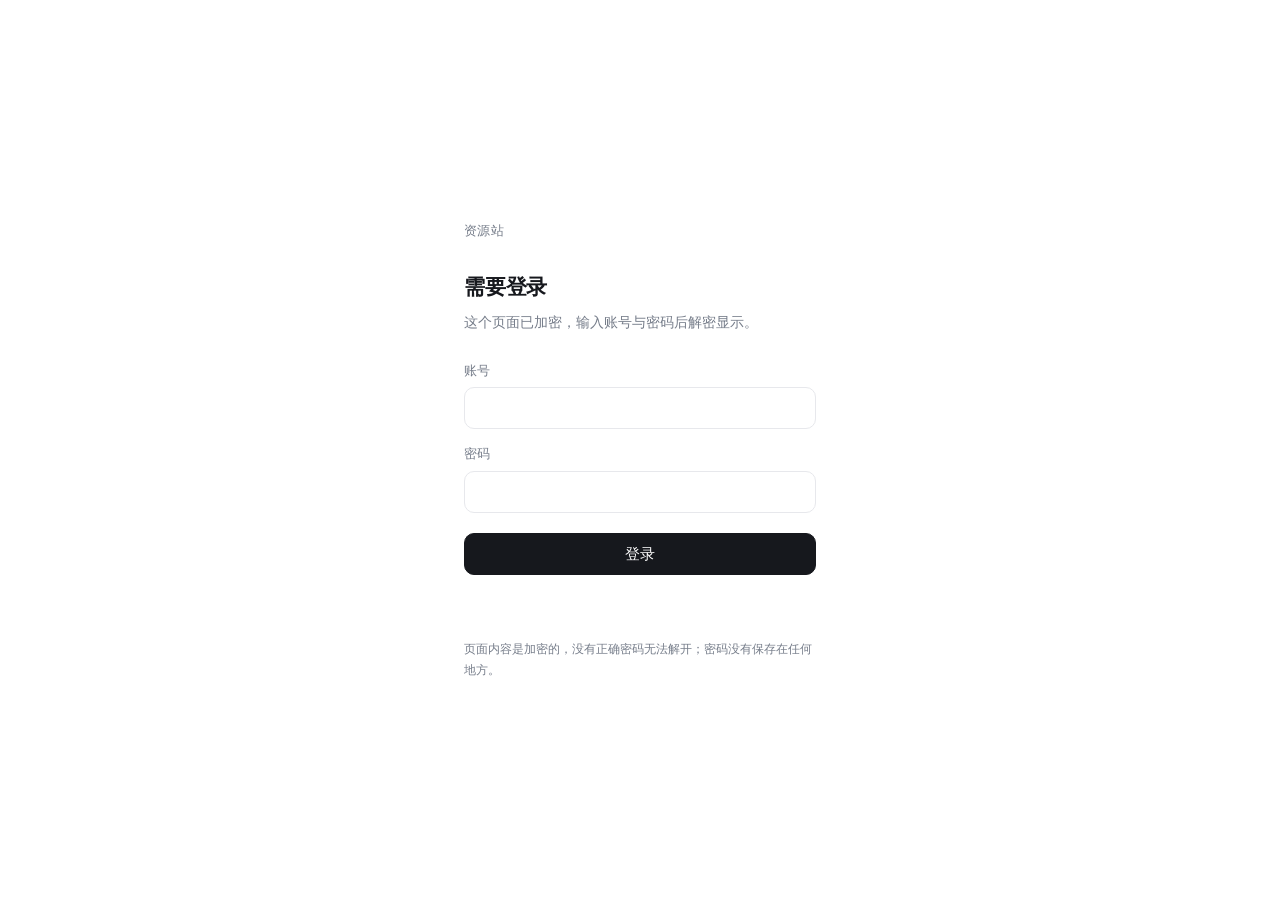
<file: index.html>
<!doctype html>
<html lang="zh-CN">
<head>
<meta charset="utf-8">
<meta name="viewport" content="width=device-width,initial-scale=1">
<title>资源站</title>
<meta name="robots" content="noindex">
<meta name="theme-color" content="#ffffff">
<link rel="stylesheet" href="/assets/site.css">
</head>
<body class="gate">
<main class="gate-card">
  <p class="site">资源站</p>
  <h1>需要登录</h1>
  <p class="hint">这个页面已加密，输入账号与密码后解密显示。</p>
  <form id="gateForm" autocomplete="on">
    <div class="field">
      <label for="u">账号</label>
      <input id="u" name="user" autocapitalize="off" autocorrect="off" spellcheck="false">
    </div>
    <div class="field">
      <label for="p">密码</label>
      <input id="p" name="pass" type="password">
    </div>
    <button id="go" type="submit">登录</button>
    <p class="gate-msg" id="msg" role="status" aria-live="polite"></p>
  </form>
  <p class="gate-foot">页面内容是加密的，没有正确密码无法解开；密码没有保存在任何地方。</p>
</main>
<script>window.__ENC={"v":1,"kdf":"PBKDF2-SHA256","iter":600000,"salt":"v7IP28+IvsRWfWuXKIeX1A==","iv":"DGlZFGBYoIkBOCHv","data":"kAH16sCLGT5E3thzYc6U3gPtcwDcDKo2k4P/we6RrLPoGlkeGoNsGtsHaH45HL+DKaKvPZiAIctexvI8jTiomIc6yRTYHqAbwwDrCoj3phGReLHmSISdqJ8XnNJryaRAJ/8K479oEUjU0XXtJrSOoJewT9u5R8eUmzgnPDvuUA+75kkiFgnhdI+mPB5MxCW/LOre770w3CFr6afmxjZqwJeKmbRAkH71LNQtN/Y2ORTSMCaulQqCyOKZk4kDj+Eh62+2Qn9iW//ABpFLxzJteLmGNl0XJD23wqKVVrakK7QToHWNmyg+Cncn56bNTnDT1WDd1Uss9lZBt5LwaTnWklaigwsWe9dpN/cPyH9Jm+MWLhBD7eG9dJ5UZT03nnjgZX16AO8ZSPkdWlSRGN+G1ipJCe0TpLWkTcB8lGbFm9ayYV4pCA5dD8WiB/2QezcGbZe7YQWFGTm3+sgY36cAZI8cyjl5T5A1ERg8+5B8dmU47Ozw9to4iQ26ogDU5E07qXWP9ty4oMTKt0DPsibsl8Xnw0kYwz6FOtZnXyDjk4SrXyXko7ZTNz8SoASgEJUeAj+la1RbAGxtKoJcHZqlOm6u5ufNjQT4m7KeegWoXPF9RuY6Q8rj/cp7+daectPl6cz2sS6RwDF3WXCBzszoSMOo+v/2g7fhGwgLUS6z4PguHuIaMqHjVocg4D8m5Nv4WNYyRaJjgoQOv9u2BxXH0wuW4QjKN4IPXfWD4quEH8xOChPzZsW43cdK4LDalIr5xV/1u8rMRBzBg/Aa+4GBBP0tTWPQcXaFN7hV+dLD6/EFx/e697QjDpZeWC6Naz60UNzDZcBpHZx+WuC+OlWDH6AXeZLx4P8lE+5UD18hsWe3iBy8aU9R2IA2ho/+hyTrevRd6xmecn7gzCBbp1W0qJRxGyNXPNcmPwrGjXAixVq/ELQ+cacDnimzq49IRpMEYiZH5l3AkWtJdSL9T5WglJJwGUsnze9MMSsU4O5Kx23EvtsfdsauLhu+vXgyf2mMiv5zr0bmMCV38E6Lyz5iUO/dRaNJ92xyFV2REr2tSmrGmoInI2bsxubOukf2ZMvxyZWLq5wuqXLpzIsddl6b23JXWD7TUIJqHqixVNz2cmucdb2CAh8M6tQDxbxzLAwkDwVers3+hx7W5F8C92inzM8fmiuZTF420lLIJOZp/mCdITO6Nhs0ifDT3xt/ASwgkDYiPRGFQ2cMg+XgHp3337UuJ32cxpHdIHV2EabS6gSy9OIrHW+4i9z3raD0qCsvsFzIBik8qAzdoUWEKeCILEbX7j+9QYYeLXCPrlJBfk8fnU4AXi5sRO82XlawjsuJaVscAJSMXScZ7KFvqt/Mc05WsEBo7qR7ny/Uh+NVx9Q8YnVzZY9tn2cxYPcNDBzxlOqa3XBQBXD/AqqF0BqkBjq5qDxBTvToByCVvtYrMUguc2paHhYpl0FkxMLkU+gtr93nuD6gJwhv3gg1YjtbUCxJowhlP8MBjWJfzuUjlSsUJuWnlj1pxNMe63CjyQ4Q4hb1phTtdOLAnOonqHv6eZDE1VKq5ACiDxdlZkutT7W/8JHXKeds+dB2/gsBwYAJUysfSrtn/7fPPIX8B3hrHL60VULcymcpqOghuyOE5+wUO4bdaO/[base64]/HguUHg0wKRAPYsX9uU2Xvn3YMTkp0/gtvuyQ+A0BCPdjtEFGcosuxm9P7Hj2QxIxhVe9wocAiejT9i0bRQ44lw1tgkY8TjRsEj04HbEPAAHPZvActwdao/di8xtlG7pfKFAM3aSxcccRHC+XmhHUcWGArCd9wsP1ecDFbZiikrg3i4g1X0yRaU7DGJZP5RI2EIngAKUfVfEVjQjxd7EpEtfdkuDZWWBvH307HC1013t9N91rjyIlArXI9uBH/YUoEumnTVHTdlvgoUkCSQPSooSHGcEBRaNEpPvfCt6Mr0jnGB6eGStneKnG8hNmGauzgJjPPhbKFfFTPJFLIAuEP7w18YTurpZDu01NV7jw02RnaomNCroBTHw9lneRXgRHJuRmcfPK57N7x4rFrJcfSOAZaB9aFrw+u2pgcvul7yHpMl/EItjItwYEJUvDd5cpux7hmxd9mOg3A0bukR8nx2kZS3VTdfIeocriH/4ogGj2FQHota7FRQ6pVyp5eHlHthhAgWjOeWPxn1bD812zbX4v9JMLzKnERbjdBd2vtUfYJ3QYi0T2WoKMHR2V5B2B9YnBkf2oYRofn7WF0EXsXmr+3pvvYSna4tdhHExuQWAof3BD/SlMw3klluCPA4EGU3Su/9rgW2oDFPG05c5JKnxJ4fn7pUCAerisXNuXWxmxV7TVhHlFxvFjwDvZeAmASjRISTFXNAXO/sWQTZlOhxmL/a80dlwHc/9lp1QU2cBX8Spw2YIYFq0LYaNeE+Ez+iRvwIqWOw2b//CworzZ9E4jmUkSJkZECGNLq1SjVwzWN6yZWTfpGoS9fVkNv/KAQ/qkCn9lmbAcD3WBeRU89XI28RRnvqrjjAITF5xggOA9w9I9G1mMXuXJXU1hE76xKC0yDLHdI0Y52jVGQqxOiSwbPMrTcfnX/oq39REExZ8xx6B4nnEPc6FQ2HTEgRLKctIzcQzECctGga6lDqD0U/SkE9dBWJZeT/x1qe2ahdGJ1aOiM2z4RnaNmzWspoWJoHO6If1I4CjHl9z/HdBLIQ+zd07B9CwzFgGJyCqzxC5evpgi17qcsqIqdiFoJpveOo0fxClxcKXL3YY1LSkKI362CQ0ukW1g623YTBrexWbakA/ilSKkXIasbgES1SKKpTlgnPi9qGf4XzU7IibBgq6BNpcrOo/IEp1jQNcac51u4QRP"};</script>
<script src="/assets/gate.js"></script>
</body>
</html>
</file>
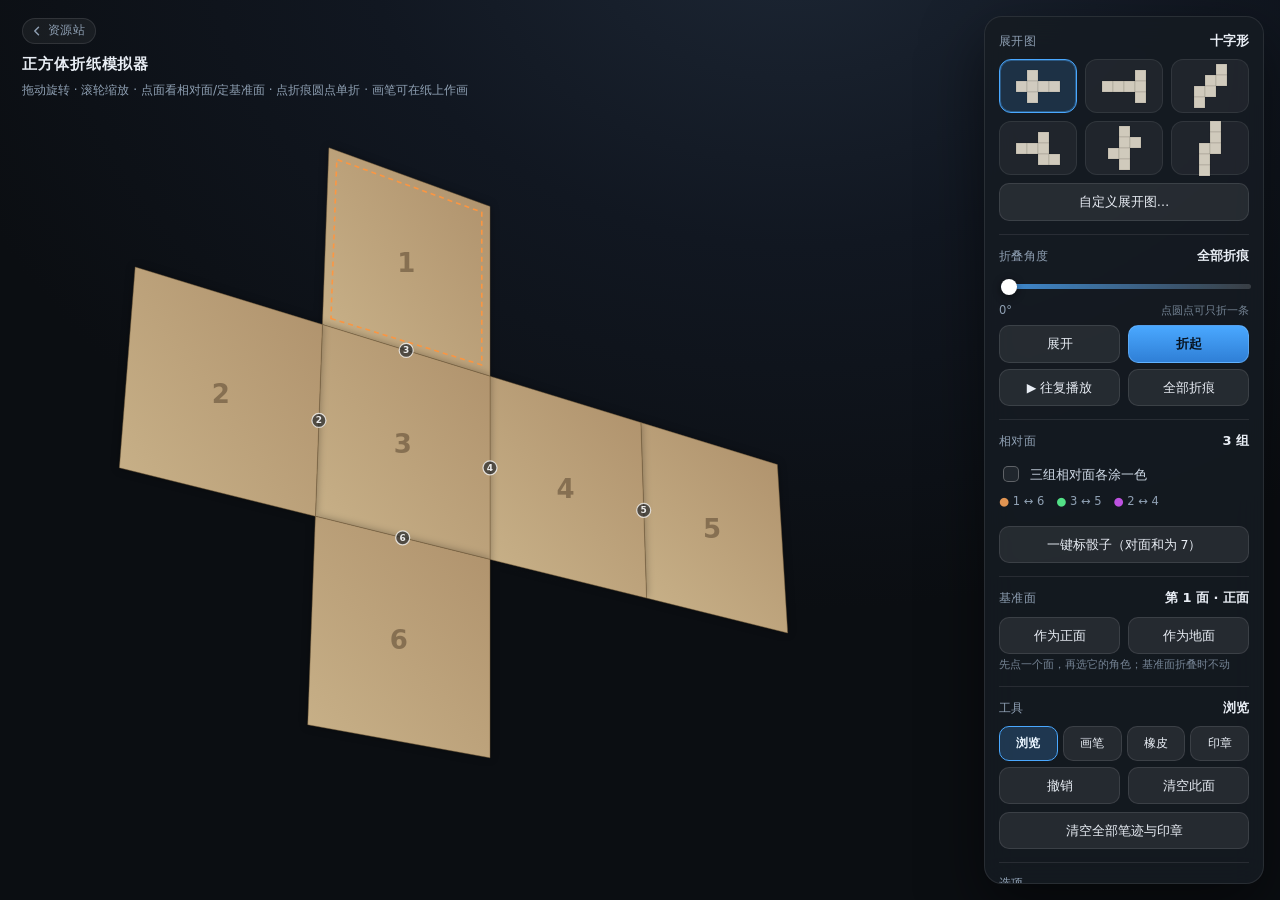
<file: simulator/index.html>
﻿<!doctype html>
<html lang="zh-CN">
<head>
<meta charset="utf-8">
<meta name="viewport" content="width=device-width,initial-scale=1,viewport-fit=cover">
<title>正方体折纸模拟器</title>
<style>
:root{
  --bg0:#0b0e12; --panel:rgba(22,27,34,.86); --line:rgba(255,255,255,.09);
  --text:#e9eef5; --dim:#8fa0b3; --accent:#4aa8ff;
}
*{box-sizing:border-box}
html,body{height:100%;margin:0}
body{
  background:radial-gradient(900px 700px at 62% -10%,#1d2735 0%,#111721 48%,var(--bg0) 100%);
  color:var(--text);
  font:14px/1.55 "Segoe UI","PingFang SC","Hiragino Sans GB","Microsoft YaHei",system-ui,sans-serif;
  overflow:hidden;-webkit-tap-highlight-color:transparent;user-select:none;-webkit-user-select:none;
}
#cv{position:fixed;inset:0;display:block;width:100%;height:100%;touch-action:none;cursor:grab}
#cv.grabbing{cursor:grabbing}
#cv.brush{cursor:crosshair}
.hdr{position:fixed;left:22px;top:18px;pointer-events:none}
.hdr h1{margin:0;font-size:15px;font-weight:600;letter-spacing:.06em}
.hdr p{margin:5px 0 0;font-size:12px;color:var(--dim)}
.hdr .back{display:inline-flex;align-items:center;gap:5px;margin:0 0 9px;padding:3px 10px 3px 8px;
  border-radius:999px;font-size:11.5px;letter-spacing:.04em;color:var(--dim);text-decoration:none;
  background:rgba(255,255,255,.05);border:1px solid rgba(255,255,255,.1);
  pointer-events:auto;transition:.15s}
.hdr .back:hover{color:var(--text);background:rgba(74,168,255,.16);border-color:rgba(74,168,255,.42);text-decoration:none}
.hdr .back svg{display:block;flex:none}
.panel{position:fixed;top:16px;right:16px;width:280px;padding:14px 14px 12px;border-radius:18px;
  background:var(--panel);border:1px solid var(--line);backdrop-filter:blur(16px);
  box-shadow:0 24px 60px rgba(0,0,0,.5);max-height:calc(100vh - 32px);overflow:auto}
.panel::-webkit-scrollbar{width:6px}
.panel::-webkit-scrollbar-thumb{background:rgba(255,255,255,.15);border-radius:3px}
.grp+.grp{margin-top:13px;padding-top:11px;border-top:1px solid var(--line)}
.lbl{display:flex;justify-content:space-between;align-items:baseline;font-size:12px;color:var(--dim);letter-spacing:.04em;margin-bottom:8px}
.lbl b{color:var(--text);font-weight:600;font-size:13px;letter-spacing:0}
.lbl2{display:flex;justify-content:space-between;align-items:center;font-size:11.5px;color:var(--dim);margin:2px 0 5px}
.lbl2 .hint{font-size:11px;opacity:.8}
.nets{display:grid;grid-template-columns:repeat(3,1fr);gap:8px}
.netbtn{display:flex;align-items:center;justify-content:center;height:54px;padding:5px;border-radius:12px;cursor:pointer;
  background:rgba(255,255,255,.05);border:1px solid rgba(255,255,255,.08);transition:.16s}
.netbtn:hover{background:rgba(255,255,255,.1)}
.netbtn.on{border-color:var(--accent);background:rgba(74,168,255,.16);box-shadow:0 0 0 1px rgba(74,168,255,.35) inset}
.netbtn svg{display:block;overflow:visible}
.netbtn rect{fill:rgba(240,232,214,.85);stroke:rgba(0,0,0,.22);stroke-width:.5}
input[type=range]{-webkit-appearance:none;appearance:none;width:100%;height:26px;background:transparent;cursor:pointer;display:block}
input[type=range]::-webkit-slider-runnable-track{height:5px;border-radius:3px;background:linear-gradient(90deg,rgba(74,168,255,.8),rgba(255,255,255,.16))}
input[type=range]::-webkit-slider-thumb{-webkit-appearance:none;width:16px;height:16px;margin-top:-5.5px;border-radius:50%;background:#fff;box-shadow:0 2px 8px rgba(0,0,0,.45)}
input[type=range]::-moz-range-track{height:5px;border-radius:3px;background:rgba(255,255,255,.2)}
input[type=range]::-moz-range-thumb{width:16px;height:16px;border:none;border-radius:50%;background:#fff}
.row{display:grid;grid-template-columns:1fr 1fr;gap:8px;margin-top:6px}
button{font:inherit;font-size:12.5px;color:var(--text);padding:8px 10px;border-radius:10px;cursor:pointer;
  background:rgba(255,255,255,.08);border:1px solid rgba(255,255,255,.1);transition:.16s}
button:hover{background:rgba(255,255,255,.15)}
button.primary{background:linear-gradient(180deg,#4aa8ff,#2f7fd6);border-color:rgba(120,190,255,.5);color:#06121f;font-weight:600}
button.primary:hover{filter:brightness(1.08)}
button.wide{width:100%;margin-top:8px}
.seg{display:grid;grid-template-columns:repeat(4,1fr);gap:5px}
.seg button{padding:7px 2px;font-size:12px}
.seg button.on{border-color:var(--accent);background:rgba(74,168,255,.22);color:#eaf5ff;font-weight:600}
.stamps{display:grid;grid-template-columns:repeat(6,1fr);gap:6px;margin:9px 0 4px}
.stampbtn{height:32px;padding:0;font-size:15px;line-height:1;display:flex;align-items:center;justify-content:center}
.stampbtn.on{border-color:var(--accent);background:rgba(74,168,255,.25);color:#eaf5ff;font-weight:700}
.views{display:grid;grid-template-columns:repeat(3,1fr);gap:6px;margin-bottom:2px}
.views button{padding:6px 2px;font-size:12px}
.grid6{display:grid;grid-template-columns:repeat(6,1fr);gap:5px;margin:2px 0 7px}.cell{aspect-ratio:1;border-radius:7px;border:1px solid rgba(255,255,255,.13);
  background:rgba(255,255,255,.04);cursor:pointer;transition:.12s;padding:0}
.cell:hover{background:rgba(255,255,255,.13)}
.cell.on{background:rgba(240,232,214,.88);border-color:rgba(255,255,255,.4)}
.status{font-size:11.5px;line-height:1.45;color:var(--dim)}
.status.ok{color:#6fd39a}
.status.bad{color:#ff9166}
.swatches{display:flex;gap:9px;margin:10px 0 6px;padding-left:1px}
.sw{width:22px;height:22px;border-radius:50%;cursor:pointer;border:2px solid rgba(255,255,255,.22);transition:.15s}
.sw:hover{transform:scale(1.1)}
.sw.on{border-color:#fff;box-shadow:0 0 0 3px rgba(74,168,255,.4)}
.chk{display:flex;align-items:center;gap:8px;font-size:12.5px;color:#cfdae7;padding:4px 0;cursor:pointer}
.chk input{appearance:none;-webkit-appearance:none;width:16px;height:16px;border-radius:5px;
  border:1px solid rgba(255,255,255,.28);background:rgba(255,255,255,.06);position:relative;cursor:pointer;transition:.15s}
.chk input:checked{background:var(--accent);border-color:var(--accent)}
.chk input:checked::after{content:"";position:absolute;left:4.5px;top:1.5px;width:4px;height:8px;
  border:solid #06121f;border-width:0 2px 2px 0;transform:rotate(42deg)}
.tip{margin-top:11px;padding:9px 10px;border-radius:10px;font-size:12px;line-height:1.5;color:#a9bacd;
  background:rgba(74,168,255,.08);border:1px solid rgba(74,168,255,.18);min-height:50px;transition:border-color .2s}
.tip b{color:#e9f3ff}
@media (max-width:760px){
  .panel{top:auto;bottom:10px;right:10px;left:10px;width:auto;max-height:54vh;border-radius:16px}
  .hdr{left:14px;top:12px}
  .nets{grid-template-columns:repeat(6,1fr);gap:6px}
  .netbtn{height:46px}
}
</style>
</head>
<body>
<canvas id="cv"></canvas>

<div class="hdr">
  <a class="back" href="../" title="返回资源站首页">
    <svg width="12" height="12" viewBox="0 0 16 16" aria-hidden="true"><path d="M10 3L5 8l5 5" fill="none" stroke="currentColor" stroke-width="1.9" stroke-linecap="round" stroke-linejoin="round"/></svg>
    资源站
  </a>
  <h1>正方体折纸模拟器</h1>
  <p>拖动旋转 · 滚轮缩放 · 点面看相对面/定基准面 · 点折痕圆点单折 · 画笔可在纸上作画</p>
</div>

<div class="panel">
  <div class="grp">
    <div class="lbl"><span>展开图</span><b id="netName">十字形</b></div>
    <div class="nets" id="nets"></div>
    <button id="btnCustom" class="wide">自定义展开图…</button>
    <div id="customBox" hidden>
      <div class="grid6" id="grid6"></div>
      <div class="status" id="netStatus"></div>
    </div>
  </div>

  <div class="grp">
    <div class="lbl"><span>折叠角度</span><b id="foldLbl">全部折痕</b></div>
    <input id="fold" type="range" min="0" max="90" step="0.5" value="0" aria-label="折叠角度">
    <div class="lbl2"><span id="ang">0°</span><span class="hint">点圆点可只折一条</span></div>
    <div class="row">
      <button id="btnFlat">展开</button>
      <button id="btnCube" class="primary">折起</button>
    </div>
    <div class="row">
      <button id="btnPlay">▶ 往复播放</button>
      <button id="btnAll">全部折痕</button>
    </div>
  </div>

  <div class="grp">
    <div class="lbl"><span>相对面</span><b id="pairLbl">—</b></div>
    <label class="chk"><input type="checkbox" id="optPair"><span>三组相对面各涂一色</span></label>
    <div class="status" id="pairHint" style="margin:4px 0 8px"></div>
    <button id="btnDice" class="wide">一键标骰子（对面和为 7）</button>
  </div>

  <div class="grp">
    <div class="lbl"><span>基准面</span><b id="baseLbl">第 1 面 · 正面</b></div>
    <div class="row">
      <button id="baseFront">作为正面</button>
      <button id="baseGround">作为地面</button>
    </div>
    <div class="lbl2"><span class="hint">先点一个面，再选它的角色；基准面折叠时不动</span></div>
  </div>

  <div class="grp">
    <div class="lbl"><span>工具</span><b id="modeLbl">浏览</b></div>
    <div class="seg">
      <button id="modeView" class="on">浏览</button>
      <button id="modeBrush">画笔</button>
      <button id="modeErase">橡皮</button>
      <button id="modeStamp">印章</button>
    </div>
    <div id="stampBox" hidden>
      <div class="stamps" id="stamps"></div>
      <div class="lbl2"><span class="hint">点面盖章 · 右键转 90° · 数字键 1–6</span></div>
    </div>
    <div id="penBox">
      <div class="swatches" id="swatches"></div>
      <div class="lbl2"><span>笔画粗细</span><span class="hint" id="penVal">4</span></div>
      <input id="pen" type="range" min="1" max="10" step="1" value="4" aria-label="笔画粗细">
    </div>
    <div class="row">
      <button id="btnUndo">撤销</button>
      <button id="btnClearFace">清空此面</button>
    </div>
    <button id="btnClearAll" class="wide">清空全部笔迹与印章</button>
  </div>

  <div class="grp">
    <div class="lbl"><span>选项</span></div>
    <label class="chk"><input type="checkbox" id="optNum" checked><span>显示面的编号</span></label>
    <label class="chk"><input type="checkbox" id="optKnob" checked><span>显示折痕手柄</span></label>
    <label class="chk"><input type="checkbox" id="optSpin"><span>自动旋转</span></label>
    <label class="chk"><input type="checkbox" id="optDir"><span>反向折叠（纸背面朝外）</span></label>
    <div class="lbl2"><span class="hint">视角（双击空白处可复位）</span></div>
    <div class="views" id="views"></div>
    <button id="btnReset" class="wide">重置视角</button>
  </div>

  <div class="tip" id="tip"></div>
</div>

<script>
'use strict';

/* =========================================================================
   1. 迷你 3D 数学（行主序 3×3 矩阵 + 平移）
   ========================================================================= */
const DEG = Math.PI / 180;
const I3 = [1,0,0, 0,1,0, 0,0,1];

const mm = (A, B) => {
  const C = new Array(9);
  for (let r = 0; r < 3; r++)
    for (let c = 0; c < 3; c++)
      C[r*3+c] = A[r*3]*B[c] + A[r*3+1]*B[3+c] + A[r*3+2]*B[6+c];
  return C;
};
const mv = (A, p) => [
  A[0]*p[0] + A[1]*p[1] + A[2]*p[2],
  A[3]*p[0] + A[4]*p[1] + A[5]*p[2],
  A[6]*p[0] + A[7]*p[1] + A[8]*p[2]
];
const vadd = (a, b) => [a[0]+b[0], a[1]+b[1], a[2]+b[2]];
const vsub = (a, b) => [a[0]-b[0], a[1]-b[1], a[2]-b[2]];
const vdot = (a, b) => a[0]*b[0] + a[1]*b[1] + a[2]*b[2];
const vlen = a => Math.hypot(a[0], a[1], a[2]);
const vnorm = a => { const l = vlen(a) || 1; return [a[0]/l, a[1]/l, a[2]/l]; };
const rx = a => { const c = Math.cos(a), s = Math.sin(a); return [1,0,0, 0,c,-s, 0,s,c]; };
const ry = a => { const c = Math.cos(a), s = Math.sin(a); return [c,0,s, 0,1,0, -s,0,c]; };
const clamp = (v, a, b) => v < a ? a : v > b ? b : v;
const wrapPi = a => {
  const t = (a + Math.PI) % (Math.PI * 2);
  return (t < 0 ? t + Math.PI * 2 : t) - Math.PI;
};

/* 刚体变换 {R,t}：world = R·p + t */
const comp = (A, B) => ({ R: mm(A.R, B.R), t: vadd(mv(A.R, B.t), A.t) });
const TR  = v => ({ R: I3.slice(), t: [v[0], v[1], v[2]] });
const ROT = (axis, ang) => ({ R: axis === 'x' ? rx(ang) : ry(ang), t: [0,0,0] });
const xf  = (X, p) => vadd(mv(X.R, p), X.t);

/* 3×3 求逆（行主序），奇异返回 null */
function inv3(m) {
  const [a,b,c,d,e,f,g,h,i] = m;
  const A = e*i - f*h, B = f*g - d*i, C = d*h - e*g;
  const D = c*h - b*i, E = a*i - c*g, F = b*g - a*h;
  const G = b*f - c*e, H = c*d - a*f, I = a*e - b*d;
  const det = a*A + b*B + c*C;
  if (!isFinite(det) || Math.abs(det) < 1e-12) return null;
  const k = 1 / det;
  return [A*k, D*k, G*k, B*k, E*k, H*k, C*k, F*k, I*k];
}

/** 单位正方形 (0,0)(1,0)(1,1)(0,1) → 任意四边形 的单应矩阵（行主序 3×3） */
function homography(q) {
  const [p0, p1, p2, p3] = q;
  const sx = p0[0] - p1[0] + p2[0] - p3[0];
  const sy = p0[1] - p1[1] + p2[1] - p3[1];
  let a, b, c, d, e, f, g = 0, h = 0;
  if (Math.abs(sx) < 1e-9 && Math.abs(sy) < 1e-9) {
    a = p1[0] - p0[0]; b = p3[0] - p0[0]; c = p0[0];
    d = p1[1] - p0[1]; e = p3[1] - p0[1]; f = p0[1];
  } else {
    const dx1 = p1[0] - p2[0], dx2 = p3[0] - p2[0];
    const dy1 = p1[1] - p2[1], dy2 = p3[1] - p2[1];
    const den = dx1*dy2 - dx2*dy1;
    if (Math.abs(den) < 1e-9) return null;
    g = (sx*dy2 - dx2*sy) / den;
    h = (dx1*sy - sx*dy1) / den;
    a = p1[0] - p0[0] + g*p1[0]; b = p3[0] - p0[0] + h*p3[0]; c = p0[0];
    d = p1[1] - p0[1] + g*p1[1]; e = p3[1] - p0[1] + h*p3[1]; f = p0[1];
  }
  return [a,b,c, d,e,f, g,h,1];
}

/* =========================================================================
   2. 展开图 → 折叠树
   每个面的局部坐标系都是单位正方形 [0,1]×[0,1]（z=0，正面朝 +z）。
   每条折痕是父子面共用的那条棱，各自有独立的折叠角：
        X_child = X_parent · T(hinge) · R(axis, ±θ_child) · T(off − hinge)
   ========================================================================= */
const DIRS = {
  up:    { off: [ 0, 1, 0], hinge: [0.5, 1, 0], axis: 'x', sign: +1, edge: [[0,1,0], [1,1,0]] },
  down:  { off: [ 0,-1, 0], hinge: [0.5, 0, 0], axis: 'x', sign: -1, edge: [[0,0,0], [1,0,0]] },
  left:  { off: [-1, 0, 0], hinge: [0, 0.5, 0], axis: 'y', sign: +1, edge: [[0,0,0], [0,1,0]] },
  right: { off: [ 1, 0, 0], hinge: [1, 0.5, 0], axis: 'y', sign: -1, edge: [[1,0,0], [1,1,0]] }
};

function parseNet(rows) {
  const cells = [];
  rows.forEach((row, ri) => [...row].forEach((ch, ci) => {
    if (ch === '#') cells.push({ x: ci, y: rows.length - 1 - ri });
  }));
  return cells;
}

function buildNet(name, rows) {
  const cells = parseNet(rows);
  const key = (x, y) => x + ',' + y;
  const index = new Map(cells.map((c, i) => [key(c.x, c.y), i]));
  const nodes = cells.map((c, i) => ({ id: i, cell: c, children: [], fold: 0 }));
  const seen = new Set([0]);
  const queue = [0];
  while (queue.length) {
    const i = queue.shift();
    const { x, y } = cells[i];
    for (const [dx, dy, dir] of [[0,1,'up'], [0,-1,'down'], [-1,0,'left'], [1,0,'right']]) {
      const j = index.get(key(x + dx, y + dy));
      if (j === undefined || seen.has(j)) continue;
      seen.add(j);
      queue.push(j);
      nodes[i].children.push({ dir, node: nodes[j] });
    }
  }
  return { name, rows, cells, nodes, root: nodes[0], reached: seen.size, ink: new Map(), stamps: new Map() };
}

/* =========================================================================
   2.5 展开图合法性判断（能不能折成正方体）
   ========================================================================= */
function validateNet(net) {
  const cells = net ? net.cells : [];
  if (cells.length !== 6) return { ok: false, why: 'count', msg: '需要正好 6 个面，现在有 ' + cells.length + ' 个' };
  if (net.reached !== 6) return { ok: false, why: 'gap', msg: '这些面没有连成一整片（有孤岛）' };

  const has = new Set(cells.map(c => c.x + ',' + c.y));
  for (const c of cells) {
    if (has.has((c.x + 1) + ',' + c.y) && has.has(c.x + ',' + (c.y + 1)) && has.has((c.x + 1) + ',' + (c.y + 1)))
      return { ok: false, why: 'block', msg: '图里有 2×2 的方块，这种图折不出正方体' };
  }

  const seen = new Map();
  const fs = facesOf(net, 90, 1);
  let d1 = 0, d2 = 0, bad = 0;
  for (let i = 0; i < fs.length; i++) {
    for (let j = i + 1; j < fs.length; j++) {
      const d = vlen(vsub(fs[j].center, fs[i].center));
      if (d < 1e-6)
        return { ok: false, why: 'overlap', msg: '折起来时第 ' + fs[i].label + ' 面和第 ' + fs[j].label + ' 面会重合' };
      if (Math.abs(d - 1) < 1e-6) d1++;
      else if (Math.abs(d - Math.SQRT1_2) < 1e-6) d2++;
      else bad++;
    }
  }
  // 立方体 6 个面心的距离谱：3 对相距 1（相对面）、12 对相距 √½（相邻面）
  if (bad || d1 !== 3 || d2 !== 12)
    return { ok: false, why: 'shape', msg: '这几个面折起来拼不成正方体（错位或差一个面）' };
  return { ok: true, why: 'ok', msg: '✓ 能折成正方体' };
}

/* =========================================================================
   2.6 印章图案：全部用「面内局部坐标」描述，所以会跟着纸张一起透视变形
   ========================================================================= */
function circlePts(cx, cy, r, n) {
  const p = [];
  for (let i = 0; i < (n || 20); i++) {
    const a = i / (n || 20) * Math.PI * 2;
    p.push([cx + r * Math.cos(a), cy + r * Math.sin(a)]);
  }
  return p;
}
function starPts(cx, cy, R, r) {
  const p = [];
  for (let i = 0; i < 10; i++) {
    const a = -Math.PI / 2 + i * Math.PI / 5;
    const rr = i % 2 ? r : R;
    p.push([cx + rr * Math.cos(a), cy + rr * Math.sin(a)]);
  }
  return p;
}
const PIP_LAYOUT = {
  1: [[.5, .5]],
  2: [[.32, .32], [.68, .68]],
  3: [[.3, .3], [.5, .5], [.7, .7]],
  4: [[.32, .32], [.68, .32], [.32, .68], [.68, .68]],
  5: [[.32, .32], [.68, .32], [.5, .5], [.32, .68], [.68, .68]],
  6: [[.32, .26], [.68, .26], [.32, .5], [.68, .5], [.32, .74], [.68, .74]]
};
const STAMPS = [
  { id: '○', shapes: [{ pts: circlePts(.5, .5, .22), closed: true }] },
  { id: '△', shapes: [{ pts: [[.5, .28], [.72, .72], [.28, .72]], closed: true }] },
  { id: '□', shapes: [{ pts: [[.3, .3], [.7, .3], [.7, .7], [.3, .7]], closed: true }] },
  { id: '×', shapes: [{ pts: [[.3, .3], [.7, .7]] }, { pts: [[.3, .7], [.7, .3]] }] },
  { id: '☆', shapes: [{ pts: starPts(.5, .5, .26, .11), closed: true }] },
  { id: '↑', shapes: [{ pts: [[.5, .24], [.5, .76]] }, { pts: [[.5, .24], [.37, .44]] }, { pts: [[.5, .24], [.63, .44]] }] },
  { id: '1', pips: 1 }, { id: '2', pips: 2 }, { id: '3', pips: 3 },
  { id: '4', pips: 4 }, { id: '5', pips: 5 }, { id: '6', pips: 6 }
];

/**
 * 以某个面为“基准面”重新生根：把折叠树改成以它为中心，
 * 于是折叠时这个面完全不动，其余面绕着它折起来。
 */
function reroot(net, rootId) {
  const key = (x, y) => x + ',' + y;
  const index = new Map(net.cells.map((c, i) => [key(c.x, c.y), i]));
  for (const nd of net.nodes) { nd.children = []; nd.fold = 0; }
  const seen = new Set([rootId]);
  const queue = [rootId];
  while (queue.length) {
    const i = queue.shift();
    const { x, y } = net.cells[i];
    for (const [dx, dy, dir] of [[0,1,'up'], [0,-1,'down'], [-1,0,'left'], [1,0,'right']]) {
      const j = index.get(key(x + dx, y + dy));
      if (j === undefined || seen.has(j)) continue;
      seen.add(j);
      queue.push(j);
      net.nodes[i].children.push({ dir, node: net.nodes[j] });
    }
  }
  net.root = net.nodes[rootId];
  net.reached = seen.size;
  return net;
}

/**
 * 折叠到指定状态后的 6 个面。
 * @param fold 数字 = 所有折痕同一角度；函数 node→角度 = 每条折痕独立
 * @param dir  +1 / -1 折叠方向
 * 返回面数组，额外带 .hinges（每条折痕的世界坐标端点与当前角度）
 */
function facesOf(net, fold, dir) {
  const getDeg = typeof fold === 'function' ? fold : () => fold;
  const out = [];
  const hinges = [];
  (function walk(node, X) {
    out.push({
      label: node.id + 1,
      node, X,
      pts: [[0,0,0], [1,0,0], [1,1,0], [0,1,0]].map(p => xf(X, p)),
      center: xf(X, [0.5, 0.5, 0]),
      // 纸的正面（印了编号、可以画画的那面）朝局部 -z，也就是默认镜头这一侧
      normal: vnorm(mv(X.R, [0, 0, -1]))
    });
    for (const ch of node.children) {
      const d = DIRS[ch.dir];
      const deg = clamp(+getDeg(ch.node) || 0, -90, 90);
      hinges.push({
        id: ch.node.id,
        label: ch.node.id + 1,
        deg,
        a: xf(X, d.edge[0]),
        b: xf(X, d.edge[1])
      });
      const th = deg * DEG * dir;
      let C = comp(X, TR(d.hinge));
      C = comp(C, ROT(d.axis, d.sign * th));
      C = comp(C, TR(vsub(d.off, d.hinge)));
      walk(ch.node, C);
    }
  })(net.root, { R: I3.slice(), t: [0,0,0] });
  out.hinges = hinges;
  return out;
}

/** 折成正方体后，哪两个面是“相对面”（面心相距正好一条棱长，且只沿一个坐标轴） */
function oppositeMap(net) {
  const fs = facesOf(net, 90, 1);
  const pairs = new Map();
  for (let i = 0; i < fs.length; i++) {
    for (let j = i + 1; j < fs.length; j++) {
      const d = vsub(fs[j].center, fs[i].center);
      const nz = d.map(Math.abs).filter(v => v > 1e-6);
      if (nz.length === 1 && Math.abs(nz[0] - 1) < 1e-6) {
        pairs.set(fs[i].label, fs[j].label);
        pairs.set(fs[j].label, fs[i].label);
      }
    }
  }
  return pairs;
}

/* =========================================================================
   3. 内置展开图（全部经数值验证：折到 90° 恰好拼成正方体）
   ========================================================================= */
const NETS = [
  buildNet('十字形',  ['.#..', '####', '.#..']),
  buildNet('错开',    ['...#', '####', '...#']),
  buildNet('阶梯',    ['..#', '.##', '##.', '#..']),
  buildNet('2-3-1',   ['..#.', '###.', '..##']),
  buildNet('螺旋',    ['.#.', '.##', '##.', '.#.']),
  buildNet('长条',    ['.#', '.#', '##', '#.', '#.'])
];

/* =========================================================================
   4. 渲染与交互
   ========================================================================= */
function boot() {
  const cv = document.getElementById('cv');
  const ctx = cv.getContext('2d');
  const $ = id => document.getElementById(id);

  let W = 1, H = 1, dpr = 1;
  function syncSize() {
    const w = cv.clientWidth || window.innerWidth;
    const h = cv.clientHeight || window.innerHeight;
    const d = Math.min(window.devicePixelRatio || 1, 2);
    if (w !== W || h !== H || d !== dpr) {
      W = w; H = h; dpr = d;
      cv.width = Math.round(W * dpr);
      cv.height = Math.round(H * dpr);
    }
  }

  // dist 大 = 长焦：透视畸变小，转动时轮廓不会“一大一小”地晃，也更接近课本里的等测图
  const CAM = { yaw: -0.62, pitch: 0.40, zoom: 1, fit: 1, fov: 2.05, dist: 10 };
  const INK_COLORS = ['#22344a', '#c0392b', '#17795a', '#c87413', '#5b3a9b'];
  const RX90 = rx(-Math.PI / 2);      // 把“基准面”放到水平位置（当桌面用）
  const S = {
    net: NETS[0],
    dir: 1,                // +1: 折出来是纸正面朝外（印刷面在外面）；-1: 反向折叠
    role: 'front',         // front = 基准面当作正面 / ground = 基准面当作地面
    base: 0,               // 基准面的 node.id（这个面在折叠过程中完全不动）
    showNum: true, showKnob: true, spin: false,
    selected: -1,          // 选中的面（看相对面）
    hinge: null,           // 选中的折痕（= 子面 node.id）；null = 全部联动
    pairs: new Map(),
    mode: 'view',          // view | brush | erase | stamp
    color: INK_COLORS[0],
    pen: 4,
    pairColor: false,      // 三组相对面各涂一色
    stamp: 0,              // 当前选中的印章（STAMPS 下标）
    stampRot: 0,           // 印章旋转（0/90/180/270）
    grid: null,            // 自定义展开图的格子集合
    customOn: false,
    netValid: true         // 当前这张图能不能折成正方体（不能时不许谈相对面/相邻面）
  };
  const PAIR_HUES = [28, 142, 285];   // 三组相对面的颜色

  let tween = null, loop = false, holdUntil = 0;
  let lastFaces = [], lastHinges = [], lastKnobs = [];
  let pairOf = null;                 // 每帧：面编号 → 相对面组号（0..2）
  let fitted = false;
  let PX = 1;                       // 世界单位 → 屏幕像素（每帧更新）
  let CX = 640, CY = 364;           // 可用绘图区中心（避开右侧/底部面板）
  const undoStack = [];

  /* ---------- 相机与投影 ---------- */
  let MR = I3.slice();               // 模型摆正矩阵（由“基准面角色”决定）
  let PIVOT = [0.5, 0.5, 0.5];       // 旋转轴心 = 模型包围盒中心（与视角无关）
  let spinVel = null;                // 松手后的惯性
  let camTween = null;               // 视角切换的补间

  function toCam(p) {
    // 以模型中心为轴心：这样转动时画面不会平移
    let q = mv(MR, vsub(p, PIVOT));
    q = mv(ry(CAM.yaw), q);
    q = mv(rx(CAM.pitch), q);
    return q;
  }
  function proj(p) {
    const q = toCam(p);
    const z = q[2] + CAM.dist;
    return [CX + PX*(q[0]/z), CY - PX*(q[1]/z), z];
  }

  /* ---------- 配色 ---------- */
  const LIGHT = vnorm([-0.45, 0.80, -0.55]);
  function faceColors(n, facing) {
    const d = Math.abs(vdot(n, LIGHT));
    if (facing) {                                   // 纸的正面（暖白）
      const l = 54 + 30 * d;
      return { a: `hsl(38 36% ${l}%)`, b: `hsl(34 30% ${l - 9}%)`, ink: 'rgba(58,42,24,.82)' };
    }
    const l = 40 + 26 * d;                           // 纸的背面（冷灰蓝）
    return { a: `hsl(203 24% ${l}%)`, b: `hsl(205 22% ${l - 8}%)`, ink: 'rgba(245,250,255,.9)' };
  }

  /* ---------- 绘制 ---------- */
  function polyPath(p) {
    ctx.beginPath();
    ctx.moveTo(p[0][0], p[0][1]);
    for (let i = 1; i < p.length; i++) ctx.lineTo(p[i][0], p[i][1]);
    ctx.closePath();
  }

  function drawFace(f) {
    const p = f.scr;
    polyPath(p);
    const sel = S.selected >= 0 && (f.label === S.selected ||
      (S.netValid && S.pairs.get(S.selected) === f.label));
    const facing = f.camNormal[2] < 0;
    const col = faceColors(f.camNormal, facing);

    const gi = pairOf ? pairOf.get(f.label) : -1;

    if (sel) {
      const d = Math.abs(vdot(f.camNormal, LIGHT));
      ctx.fillStyle = `hsl(200 92% ${62 + 16 * d}%)`;
      ctx.shadowColor = 'rgba(74,168,255,.85)';
      ctx.shadowBlur = 22;
    } else if (gi >= 0) {
      const d = Math.abs(vdot(f.camNormal, LIGHT));
      const h = PAIR_HUES[gi % 3];
      const g = ctx.createLinearGradient(p[0][0], p[0][1], p[2][0], p[2][1]);
      g.addColorStop(0, `hsl(${h} 62% ${58 + 20 * d}%)`);
      g.addColorStop(1, `hsl(${h} 58% ${47 + 20 * d}%)`);
      ctx.fillStyle = g;
      ctx.shadowColor = 'rgba(0,0,0,.35)';
      ctx.shadowBlur = 8;
    } else {
      const g = ctx.createLinearGradient(p[0][0], p[0][1], p[2][0], p[2][1]);
      g.addColorStop(0, col.a);
      g.addColorStop(1, col.b);
      ctx.fillStyle = g;
      ctx.shadowColor = 'rgba(0,0,0,.35)';
      ctx.shadowBlur = 8;
    }
    ctx.fill();
    ctx.shadowBlur = 0;
    ctx.shadowColor = 'transparent';

    ctx.lineJoin = 'round';
    ctx.lineWidth = 1;
    ctx.strokeStyle = facing ? 'rgba(120,95,60,.45)' : 'rgba(10,16,24,.45)';
    ctx.stroke();

    // 基准面：橙色虚线框（这个面在折叠时不动）
    if (f.label === S.base + 1) {
      const cx = (p[0][0] + p[1][0] + p[2][0] + p[3][0]) / 4;
      const cy = (p[0][1] + p[1][1] + p[2][1] + p[3][1]) / 4;
      ctx.save();
      ctx.setLineDash([5, 4]);
      ctx.lineWidth = 1.6;
      ctx.strokeStyle = 'rgba(255,150,64,.95)';
      ctx.beginPath();
      p.forEach((q, i) => {
        const x = cx + (q[0] - cx) * 0.9, y = cy + (q[1] - cy) * 0.9;
        i ? ctx.lineTo(x, y) : ctx.moveTo(x, y);
      });
      ctx.closePath();
      ctx.stroke();
      ctx.restore();
    }

    drawInk(f, facing);
    drawStamp(f, facing);

    if (!S.showNum) return;
    let area = 0;
    for (let i = 0; i < 4; i++) {
      const a = p[i], b = p[(i + 1) % 4];
      area += a[0] * b[1] - b[0] * a[1];
    }
    area = Math.abs(area) / 2;
    if (area < 60) return;
    const size = clamp(Math.sqrt(area) * 0.30, 10, 26);
    // 面中央有印章时，编号让到左上角，别和图案压在一起
    const hasStamp = !!(S.net.stamps && S.net.stamps.has(f.label));
    const anchor = hasStamp
      ? proj(xf(f.X, [0.19, 0.81, 0]))
      : [(p[0][0] + p[2][0]) / 2, (p[0][1] + p[2][1]) / 2];
    ctx.font = `700 ${(hasStamp ? size * 0.78 : size).toFixed(1)}px "Segoe UI",system-ui,sans-serif`;
    ctx.textAlign = 'center';
    ctx.textBaseline = 'middle';
    ctx.fillStyle = sel ? 'rgba(4,20,36,.9)' : col.ink;
    ctx.globalAlpha = 0.5;
    ctx.fillText(String(f.label), anchor[0], anchor[1]);
    ctx.globalAlpha = 1;
  }

  /* ---------- 印章 ---------- */
  function drawStamp(f, facing) {
    const st = S.net.stamps && S.net.stamps.get(f.label);
    if (!st) return;
    const sym = STAMPS[st.sym];
    if (!sym) return;
    const rad = (st.rot || 0) * Math.PI / 180;
    const cs = Math.cos(rad), sn = Math.sin(rad);
    const tf = pt => {
      const du = pt[0] - 0.5, dv = pt[1] - 0.5;
      return [0.5 + du * cs - dv * sn, 0.5 + du * sn + dv * cs];
    };
    const scr = pt => proj(xf(f.X, [pt[0], pt[1], 0]));
    const ink = '#1d2b3a';
    ctx.globalAlpha = facing ? 0.9 : 0.16;
    ctx.fillStyle = ink;
    ctx.strokeStyle = ink;
    ctx.lineWidth = Math.max(1, 0.032 * f.pxSize);
    ctx.lineCap = 'round';
    ctx.lineJoin = 'round';
    if (sym.pips) {
      for (const q of PIP_LAYOUT[sym.pips]) {
        const c = scr(tf(q));
        ctx.beginPath();
        ctx.arc(c[0], c[1], Math.max(1, 0.058 * f.pxSize), 0, Math.PI * 2);
        ctx.fill();
      }
    } else {
      for (const sh of sym.shapes) {
        const pts = sh.pts.map(q => scr(tf(q)));
        ctx.beginPath();
        pts.forEach((c, i) => i ? ctx.lineTo(c[0], c[1]) : ctx.moveTo(c[0], c[1]));
        if (sh.closed) { ctx.closePath(); ctx.fill(); }
        else ctx.stroke();
      }
    }
    ctx.globalAlpha = 1;
  }

  /* ---------- 纸上的画 ---------- */
  function drawInk(f, facing) {
    const strokes = S.net.ink.get(f.label);
    if (!strokes || !strokes.length) return;
    ctx.lineCap = 'round';
    ctx.lineJoin = 'round';
    const alpha = facing ? 0.94 : 0.18;      // 纸背面只透出一点墨色
    for (const st of strokes) {
      const pts = st.pts.map(pt => proj(xf(f.X, [pt[0], pt[1], 0])));
      ctx.globalAlpha = alpha;
      ctx.strokeStyle = st.color;
      ctx.fillStyle = st.color;
      if (pts.length === 1) {
        ctx.beginPath();
        ctx.arc(pts[0][0], pts[0][1], Math.max(1, st.width * f.pxSize / 2), 0, Math.PI * 2);
        ctx.fill();
      } else {
        ctx.lineWidth = Math.max(1, st.width * f.pxSize);
        ctx.beginPath();
        pts.forEach((q, i) => i ? ctx.lineTo(q[0], q[1]) : ctx.moveTo(q[0], q[1]));
        ctx.stroke();
      }
    }
    ctx.globalAlpha = 1;
  }

  /* ---------- 地面（基准面当桌面时，画出桌面网格 + 一点柔光） ---------- */
  function drawGround() {
    if (S.role !== 'ground') return;

    // 柔光
    const c = proj([0.5, 0.5, 0]);
    const R = 1.7, ring = [];
    for (let i = 0; i < 40; i++) {
      const a = i / 40 * Math.PI * 2;
      ring.push(proj([0.5 + R * Math.cos(a), 0.5 + R * Math.sin(a), 0]));
    }
    let rmax = 1;
    for (const p of ring) rmax = Math.max(rmax, Math.hypot(p[0] - c[0], p[1] - c[1]));
    const g = ctx.createRadialGradient(c[0], c[1], rmax * 0.08, c[0], c[1], rmax);
    g.addColorStop(0, 'rgba(130,170,215,.16)');
    g.addColorStop(1, 'rgba(130,170,215,0)');
    ctx.beginPath();
    ring.forEach((p, i) => i ? ctx.lineTo(p[0], p[1]) : ctx.moveTo(p[0], p[1]));
    ctx.closePath();
    ctx.fillStyle = g;
    ctx.fill();

    // 网格（透视正确：每个端点都真投影）
    ctx.save();
    ctx.strokeStyle = 'rgba(140,175,215,.15)';
    ctx.lineWidth = 1;
    ctx.beginPath();
    for (let k = -3; k <= 5; k++) {
      const t = k * 0.5;
      const a1 = proj([t, -1.5, 0]), b1 = proj([t, 2.5, 0]);
      const a2 = proj([-1.5, t, 0]), b2 = proj([2.5, t, 0]);
      ctx.moveTo(a1[0], a1[1]); ctx.lineTo(b1[0], b1[1]);
      ctx.moveTo(a2[0], a2[1]); ctx.lineTo(b2[0], b2[1]);
    }
    ctx.stroke();
    ctx.restore();
  }

  /* ---------- 折痕手柄 ---------- */
  // 把四边形向内收 d 像素，用于遮挡判断（手柄正好压在共用的棱上，不能算“在面内”）
  function shrinkQuad(p, d) {
    const cx = (p[0][0] + p[1][0] + p[2][0] + p[3][0]) / 4;
    const cy = (p[0][1] + p[1][1] + p[2][1] + p[3][1]) / 4;
    return p.map(q => {
      const dx = q[0] - cx, dy = q[1] - cy, L = Math.hypot(dx, dy) || 1;
      return [q[0] - dx / L * d, q[1] - dy / L * d];
    });
  }

  function occluded(x, y, z) {
    for (const f of lastFaces) {
      if (f.depth > z - 0.08) continue;                 // 不比它近的面挡不住它
      const area = Math.abs((f.scr[1][0] - f.scr[0][0]) * (f.scr[3][1] - f.scr[0][1]) -
                            (f.scr[3][0] - f.scr[0][0]) * (f.scr[1][1] - f.scr[0][1])) / 2;
      const d = Math.min(6, Math.sqrt(area) * 0.12);
      if (inPoly(x, y, shrinkQuad(f.scr, d))) return true;
    }
    return false;
  }

  function drawHandles() {
    lastKnobs = [];
    if (!S.showKnob) return;
    for (const h of lastHinges) {
      const A = proj(h.a), B = proj(h.b);
      const mx = (A[0] + B[0]) / 2, my = (A[1] + B[1]) / 2, mz = (A[2] + B[2]) / 2;
      if (occluded(mx, my, mz)) continue;

      const sel = S.hinge === h.id;
      const r = sel ? 10 : 7;
      if (sel) {
        ctx.beginPath();
        ctx.moveTo(A[0], A[1]);
        ctx.lineTo(B[0], B[1]);
        ctx.strokeStyle = 'rgba(74,168,255,.95)';
        ctx.lineWidth = 3;
        ctx.lineCap = 'round';
        ctx.stroke();
      }
      ctx.beginPath();
      ctx.arc(mx, my, r, 0, Math.PI * 2);
      ctx.fillStyle = sel ? 'rgba(74,168,255,.95)' : 'rgba(18,26,36,.62)';
      ctx.fill();
      ctx.strokeStyle = 'rgba(255,255,255,.75)';
      ctx.lineWidth = 1.2;
      ctx.stroke();
      ctx.fillStyle = sel ? '#04121f' : 'rgba(255,255,255,.9)';
      ctx.font = '600 9px "Segoe UI",system-ui,sans-serif';
      ctx.textAlign = 'center';
      ctx.textBaseline = 'middle';
      ctx.fillText(String(h.label), mx, my + 0.5);
      lastKnobs.push({ id: h.id, x: mx, y: my, r: Math.max(r + 5, 13) });
    }
  }

  /* ---------- 动画 ---------- */
  function goTo(target, dur) {
    const from = new Map();
    for (const nd of S.net.nodes) if (nd !== S.net.root) from.set(nd.id, nd.fold);
    tween = { from, to: target, only: S.hinge, t0: performance.now(), dur: dur || 760 };
  }
  const easeInOut = t => t < 0.5 ? 4*t*t*t : 1 - Math.pow(-2*t + 2, 3) / 2;

  /** 当前显示/驱动的角度：选中某条折痕就是它自己的角度，否则取所有折痕的平均值 */
  function currentAngle() {
    if (S.hinge != null) {
      const nd = S.net.nodes.find(n => n.id === S.hinge);
      return nd ? nd.fold : 0;
    }
    const kids = S.net.nodes.filter(n => n !== S.net.root);
    if (!kids.length) return 0;
    return kids.reduce((a, n) => a + n.fold, 0) / kids.length;
  }

  function stepAnim(now) {
    if (tween) {
      const t = clamp((now - tween.t0) / tween.dur, 0, 1);
      const e = easeInOut(t);
      for (const nd of S.net.nodes) {
        if (nd === S.net.root) continue;
        if (tween.only != null && nd.id !== tween.only) continue;
        const f0 = tween.from.get(nd.id) || 0;
        nd.fold = f0 + (tween.to - f0) * e;
      }
      if (t >= 1) { tween = null; if (loop) holdUntil = now + 420; }
      syncFoldUI();
    } else if (loop && now >= holdUntil) {
      goTo(currentAngle() < 45 ? 90 : 0, 900);
    }
  }

  /* ---------- 主循环 ---------- */
  function render(now) {
    syncSize();
    stepAnim(now);
    if (S.spin) CAM.yaw += 0.006;

    // 松手后的惯性（指数衰减），拖动手感更顺
    if (!drag && spinVel) {
      CAM.yaw += spinVel.yaw;
      const np = CAM.pitch + spinVel.pitch;
      if (np >= 1.42 || np <= -1.42) spinVel.pitch = 0;
      CAM.pitch = clamp(np, -1.42, 1.42);
      spinVel.yaw *= 0.93;
      spinVel.pitch *= 0.93;
      if (Math.abs(spinVel.yaw) < 8e-4 && Math.abs(spinVel.pitch) < 8e-4) spinVel = null;
    }
    // 切视角时平滑过渡（不会“忽悠”一下跳过去）
    if (camTween) {
      const t = clamp((now - camTween.t0) / camTween.dur, 0, 1);
      const e = easeInOut(t);
      CAM.yaw = camTween.y0 + (camTween.y1 - camTween.y0) * e;
      CAM.pitch = camTween.p0 + (camTween.p1 - camTween.p0) * e;
      if (t >= 1) camTween = null;
    } else {
      CAM.yaw = wrapPi(CAM.yaw);       // 角度归一化，别让它无限累加
    }

    ctx.setTransform(dpr, 0, 0, dpr, 0, 0);
    ctx.clearRect(0, 0, W, H);
    if (W < 4 || H < 4) return requestAnimationFrame(render);

    const faces = facesOf(S.net, nd => nd.fold, S.dir);
    lastHinges = faces.hinges;

    // 可用绘图区：窄屏时面板在下方，宽屏时面板在右侧，纸不要躲到面板/标题底下
    const narrow = W <= 760;
    // 窄屏时面板是个底栏（最多占 54vh），底部要留够安全区，别让纸贴到面板上
    const padT = 56;
    const padR = narrow ? 10 : 300;
    const padB = narrow ? Math.round(H * 0.56) + 14 : 24;
    const viewW = Math.max(200, W - padR);
    const viewH = Math.max(200, H - padT - padB);
    CX = viewW / 2;
    CY = padT + viewH / 2;

    // 轴心与取景都用「与视角无关」的量：包围盒中心 + 外接球半径
    // （否则转动时画面会一边漂一边缩放）
    const mn = [1e9, 1e9, 1e9], mx = [-1e9, -1e9, -1e9];
    for (const f of faces) for (const p of f.pts) for (let k = 0; k < 3; k++) {
      if (p[k] < mn[k]) mn[k] = p[k];
      if (p[k] > mx[k]) mx[k] = p[k];
    }
    PIVOT = [(mn[0] + mx[0]) / 2, (mn[1] + mx[1]) / 2, (mn[2] + mx[2]) / 2];
    let rad = 1e-6;
    for (const f of faces) for (const p of f.pts) {
      const d = vlen(vsub(p, PIVOT));
      if (d > rad) rad = d;
    }

    const baseFit = CAM.fov * Math.min(W, H);
    const wantFit = 0.50 * Math.min(viewW, viewH) * CAM.dist / rad / baseFit;
    if (!fitted) { CAM.fit = wantFit; fitted = true; }
    else CAM.fit += (wantFit - CAM.fit) * 0.14;
    PX = baseFit * CAM.fit * CAM.zoom;

    for (const f of faces) {
      let n = mv(MR, f.normal);
      n = mv(ry(CAM.yaw), n);
      n = mv(rx(CAM.pitch), n);
      f.camNormal = vnorm(n);
      f.scr = f.pts.map(proj);
      f.depth = (f.scr[0][2] + f.scr[1][2] + f.scr[2][2] + f.scr[3][2]) / 4;
      f.pxSize = (Math.hypot(f.scr[1][0]-f.scr[0][0], f.scr[1][1]-f.scr[0][1]) +
                  Math.hypot(f.scr[3][0]-f.scr[2][0], f.scr[3][1]-f.scr[2][1])) / 2;
    }
    faces.sort((a, b) => b.depth - a.depth);      // 远 → 近（画家算法）
    lastFaces = faces;

    pairOf = null;
    if (S.pairColor && S.netValid && S.pairs.size === 6) {
      pairOf = new Map();
      let gi = 0;
      for (const [a, b] of S.pairs) {
        if (pairOf.has(a)) continue;
        pairOf.set(a, gi); pairOf.set(b, gi); gi++;
      }
    }

    if (S.role === 'ground') drawGround();      // 桌面投影画在纸下面
    for (const f of faces) drawFace(f);
    drawHandles();
    requestAnimationFrame(render);
  }

  /* ---------- 视角切换 ---------- */
  function tweenCam(yaw, pitch, dur) {
    let y = yaw;
    while (y - CAM.yaw > Math.PI) y -= Math.PI * 2;
    while (CAM.yaw - y > Math.PI) y += Math.PI * 2;
    camTween = { y0: CAM.yaw, p0: CAM.pitch, y1: y, p1: pitch, t0: performance.now(), dur: dur || 520 };
    spinVel = null;
  }

  const VIEWS = [
    { name: '正视', yaw: 0, pitch: 0 },
    { name: '斜视', yaw: -0.62, pitch: 0.40 },
    { name: '俯视', yaw: 0, pitch: 1.20 },
    { name: '左', yaw: -Math.PI / 2, pitch: 0 },
    { name: '右', yaw: Math.PI / 2, pitch: 0 },
    { name: '后', yaw: Math.PI, pitch: 0 }
  ];
  const viewBox = $('views');
  VIEWS.forEach(v => {
    const b = document.createElement('button');
    b.textContent = v.name;
    b.addEventListener('click', () => tweenCam(v.yaw, v.pitch));
    viewBox.appendChild(b);
  });

  /* ---------- 拾取 ---------- */
  function inPoly(x, y, p) {
    let inside = false;
    for (let i = 0, j = p.length - 1; i < p.length; j = i++) {
      const xi = p[i][0], yi = p[i][1], xj = p[j][0], yj = p[j][1];
      if ((yi > y) !== (yj > y) && x < (xj - xi) * (y - yi) / (yj - yi) + xi) inside = !inside;
    }
    return inside;
  }

  function faceAt(x, y) {
    for (let i = lastFaces.length - 1; i >= 0; i--) {
      if (inPoly(x, y, lastFaces[i].scr)) return lastFaces[i];
    }
    return null;
  }

  function knobAt(x, y) {
    for (let i = lastKnobs.length - 1; i >= 0; i--) {
      const k = lastKnobs[i];
      if (Math.hypot(x - k.x, y - k.y) <= k.r) return k;
    }
    return null;
  }

  /** 屏幕点 → 该面的局部坐标 (u,v)∈[0,1]²；无解返回 null */
  function localAt(f, x, y) {
    if (!f.Hi) {
      const H = homography(f.scr);
      f.Hi = H ? inv3(H) : null;
    }
    const M = f.Hi;
    if (!M) return null;
    const w = M[6]*x + M[7]*y + M[8];
    if (!isFinite(w) || Math.abs(w) < 1e-9) return null;
    return [(M[0]*x + M[1]*y + M[2]) / w, (M[3]*x + M[4]*y + M[5]) / w];
  }

  /* ---------- 绘画 ---------- */
  let stroke = null, strokeLabel = 0, erasing = false;
  const inUnit = uv => uv[0] > -0.02 && uv[0] < 1.02 && uv[1] > -0.02 && uv[1] < 1.02;
  const penWidth = () => 0.004 + S.pen * 0.0055;   // 相对面宽

  /** 改动笔迹/印章前先存一份快照，撤销时整体还原（笔迹和印章共用一套撤销） */
  function pushUndo() {
    undoStack.push({
      net: S.net,
      // 数组/对象要各复制一层：擦除是原地 splice，盖印是原地改 rot
      ink: new Map([...S.net.ink].map(([k, v]) => [k, v.slice()])),
      stamps: new Map([...S.net.stamps].map(([k, v]) => [k, { ...v }]))
    });
    if (undoStack.length > 30) undoStack.shift();
  }

  function beginStroke(x, y) {
    const f = faceAt(x, y);
    if (!f) return false;
    const uv = localAt(f, x, y);
    if (!uv || !inUnit(uv)) return false;
    strokeLabel = f.label;
    pushUndo();
    if (S.mode === 'erase') { erasing = true; eraseAt(uv, S.net.ink.get(f.label) || []); return true; }
    stroke = { color: S.color, width: penWidth(), pts: [uv] };
    const list = S.net.ink.get(f.label) || [];
    list.push(stroke);
    S.net.ink.set(f.label, list);
    return true;
  }

  function extendStroke(x, y) {
    const f = lastFaces.find(face => face.label === strokeLabel);
    if (!f) return;
    const uv = localAt(f, x, y);
    if (!uv || !inUnit(uv)) return;
    if (erasing) { eraseAt(uv, S.net.ink.get(strokeLabel) || []); return; }
    if (!stroke) return;
    const last = stroke.pts[stroke.pts.length - 1];
    if (Math.hypot(uv[0] - last[0], uv[1] - last[1]) < 0.004) return;
    stroke.pts.push(uv);
  }

  function eraseAt(uv, list) {
    const r = penWidth() * 1.6 + 0.02;
    for (let i = list.length - 1; i >= 0; i--) {
      if (list[i].pts.some(p => Math.hypot(p[0] - uv[0], p[1] - uv[1]) <= r)) list.splice(i, 1);
    }
  }

  /* ---------- UI ---------- */
  function netSvg(net) {
    const xs = net.cells.map(c => c.x), ys = net.cells.map(c => c.y);
    const minx = Math.min(...xs), maxx = Math.max(...xs);
    const miny = Math.min(...ys), maxy = Math.max(...ys);
    const u = 11;
    const w = (maxx - minx + 1) * u, h = (maxy - miny + 1) * u;
    let rects = '';
    for (const c of net.cells)
      rects += `<rect x="${(c.x-minx)*u}" y="${(maxy-c.y)*u}" width="${u}" height="${u}"/>`;
    return `<svg viewBox="-1 -1 ${w+2} ${h+2}" width="${w+2}" height="${h+2}">${rects}</svg>`;
  }

  const netBox = $('nets');
  NETS.forEach((net, i) => {
    const b = document.createElement('button');
    b.className = 'netbtn' + (i === 0 ? ' on' : '');
    b.title = net.name;
    b.innerHTML = netSvg(net);
    b.addEventListener('click', () => {
      S.net = net;
      reroot(net, 0);                     // 换图后基准面回到第 1 面
      S.base = 0;
      refreshPairs();
      S.selected = -1;
      S.hinge = null;
      strokeLabel = 0;
      $('netName').textContent = net.name;
      [...netBox.children].forEach(el => el.classList.remove('on'));
      b.classList.add('on');
      S.customOn = false;
      $('customBox').hidden = true;
      tween = null; loop = false; setLoopUI();
      syncFoldUI(); updateBaseUI(); updatePairUI(); updateTip();
    });
    netBox.appendChild(b);
  });

  const foldInput = $('fold'), angOut = $('ang'), foldLbl = $('foldLbl'), baseLbl = $('baseLbl');

  function updateBaseUI() {
    baseLbl.textContent = '第 ' + (S.base + 1) + ' 面 · ' + (S.role === 'ground' ? '地面' : '正面');
  }

  /** 换图（或改图）之后统一刷新：相对面配对 + 合法性 */
  function refreshPairs() {
    S.pairs = oppositeMap(S.net);
    const v = validateNet(S.net);
    S.netValid = v.ok;
    return v;
  }

  /** 相对面结论（行测里最常用的那一步） */
  function updatePairUI() {
    const groups = [];
    if (S.netValid && S.pairs.size === 6) {
      const done = new Set();
      for (const [a, b] of S.pairs) {
        if (done.has(a)) continue;
        done.add(a); done.add(b);
        groups.push([a, b]);
      }
    }
    $('pairLbl').textContent = groups.length === 3 ? '3 组' : '—';
    $('pairHint').innerHTML = groups.length === 3
      ? groups.map(([a, b], i) =>
          '<span style="color:hsl(' + PAIR_HUES[i % 3] + ' 70% 60%)">●</span> ' + a + ' ↔ ' + b
        ).join('　')
      : (S.net.cells.length === 6 ? '这张图折不成正方体，没有相对面' : '需要 6 个面才能谈相对面');
  }

  /** 把某个面定为基准面并指定角色（正面 / 地面） */
  function setBase(role, faceLabel) {
    const id = faceLabel - 1;
    if (!(id >= 0 && id < S.net.nodes.length)) {
      flash('先在纸面上点一个面，再选它的角色');
      return false;
    }
    const rootChanged = id !== S.base;
    S.base = id;
    if (rootChanged) {
      reroot(S.net, id);              // 这个面变成折叠的固定基准
      refreshPairs();
      S.hinge = null;
      tween = null; loop = false; setLoopUI();
    }
    S.role = role;
    MR = role === 'ground' ? RX90 : I3.slice();
    tweenCam(-0.62, role === 'ground' ? 0.72 : 0.40, 620);
    syncFoldUI(); updateBaseUI(); updatePairUI(); updateTip();
    return true;
  }

  $('baseFront').addEventListener('click', () => {
    if (S.selected <= 0) { flash('先在纸面上点一个面'); return; }
    setBase('front', S.selected);
  });
  $('baseGround').addEventListener('click', () => {
    if (S.selected <= 0) { flash('先在纸面上点一个面'); return; }
    setBase('ground', S.selected);
  });

  function syncFoldUI() {
    const v = currentAngle();
    foldInput.value = v.toFixed(1);
    angOut.textContent = Math.round(v) + '°';
    foldLbl.textContent = S.hinge == null ? '全部折痕' : ('第 ' + (S.hinge + 1) + ' 面这条');
  }

  foldInput.addEventListener('input', () => {
    tween = null; loop = false; setLoopUI();
    const v = +foldInput.value;
    if (S.hinge == null) {
      for (const nd of S.net.nodes) if (nd !== S.net.root) nd.fold = v;
    } else {
      const nd = S.net.nodes.find(n => n.id === S.hinge);
      if (nd) nd.fold = v;
    }
    angOut.textContent = Math.round(v) + '°';
  });

  $('btnFlat').addEventListener('click', () => { loop = false; setLoopUI(); goTo(0, 620); });
  $('btnCube').addEventListener('click', () => { loop = false; setLoopUI(); goTo(90, 820); });
  $('btnAll').addEventListener('click', () => {
    S.hinge = null;
    syncFoldUI(); updateTip();
  });

  const playBtn = $('btnPlay');
  function setLoopUI() { playBtn.textContent = loop ? '⏸ 停止播放' : '▶ 往复播放'; }
  playBtn.addEventListener('click', () => {
    loop = !loop;
    if (loop) { tween = null; holdUntil = 0; }
    setLoopUI();
  });

  /* 绘画面板 */
  const swBox = $('swatches');
  INK_COLORS.forEach((c, i) => {
    const b = document.createElement('div');
    b.className = 'sw' + (i === 0 ? ' on' : '');
    b.style.background = c;
    b.title = '颜色 ' + (i + 1);
    b.addEventListener('click', () => {
      S.color = c;
      [...swBox.children].forEach(el => el.classList.remove('on'));
      b.classList.add('on');
      if (S.mode === 'view') setMode('brush');
    });
    swBox.appendChild(b);
  });

  function setMode(m) {
    S.mode = m;
    $('modeView').classList.toggle('on', m === 'view');
    $('modeBrush').classList.toggle('on', m === 'brush');
    $('modeErase').classList.toggle('on', m === 'erase');
    $('modeStamp').classList.toggle('on', m === 'stamp');
    $('modeLbl').textContent = { view: '浏览', brush: '画笔', erase: '橡皮', stamp: '印章' }[m];
    $('stampBox').hidden = m !== 'stamp';
    $('penBox').hidden = !(m === 'brush' || m === 'erase');
    cv.classList.toggle('brush', m !== 'view');
    updateTip();
  }
  $('modeView').addEventListener('click', () => setMode('view'));
  $('modeBrush').addEventListener('click', () => setMode('brush'));
  $('modeErase').addEventListener('click', () => setMode('erase'));
  $('modeStamp').addEventListener('click', () => setMode('stamp'));
  $('pen').addEventListener('input', e => { S.pen = +e.target.value; $('penVal').textContent = S.pen; });

  /* 印章盘 */
  const stampBox = $('stamps');
  STAMPS.forEach((s, i) => {
    const b = document.createElement('button');
    b.className = 'stampbtn' + (i === 0 ? ' on' : '');
    b.textContent = s.id;
    b.title = '印章 ' + s.id;
    b.addEventListener('click', () => {
      S.stamp = i;
      [...stampBox.children].forEach(el => el.classList.remove('on'));
      b.classList.add('on');
      if (S.mode !== 'stamp') setMode('stamp');
    });
    stampBox.appendChild(b);
  });

  function stampFace(f) {
    pushUndo();
    const cur = S.net.stamps.get(f.label);
    if (cur && cur.sym === S.stamp) S.net.stamps.delete(f.label);
    else S.net.stamps.set(f.label, { sym: S.stamp, rot: S.stampRot });
  }

  /* 相对面着色 / 一键骰子 */
  $('optPair').addEventListener('change', e => { S.pairColor = e.target.checked; });
  $('btnDice').addEventListener('click', () => {
    if (!S.netValid || S.pairs.size !== 6) { flash('这张展开图折不成正方体，没法标骰子'); return; }
    const groups = [], done = new Set();
    for (const [a, b] of S.pairs) {
      if (done.has(a)) continue;
      done.add(a); done.add(b);
      groups.push([a, b]);
    }
    const vals = [[1, 6], [2, 5], [3, 4]];
    S.net.stamps = new Map();
    groups.forEach((g, i) => {
      S.net.stamps.set(g[0], { sym: STAMPS.findIndex(s => s.pips === vals[i][0]), rot: 0 });
      S.net.stamps.set(g[1], { sym: STAMPS.findIndex(s => s.pips === vals[i][1]), rot: 0 });
    });
    flash('已按「相对面点数和 = 7」把 1–6 点标好，可以直接折起来对照选项');
  });

  /* 自定义展开图 */
  const GRID_W = 6, GRID_H = 5;
  const gridBox = $('grid6');

  function buildGridUI() {
    gridBox.innerHTML = '';
    for (let y = GRID_H - 1; y >= 0; y--) {
      for (let x = 0; x < GRID_W; x++) {
        const b = document.createElement('button');
        b.className = 'cell';
        b.dataset.k = x + ',' + y;
        b.addEventListener('click', () => toggleCell(x, y));
        gridBox.appendChild(b);
      }
    }
    syncGridUI();
  }

  function syncGridUI() {
    [...gridBox.children].forEach(b => b.classList.toggle('on', S.grid.has(b.dataset.k)));
  }

  function toggleCell(x, y) {
    const k = x + ',' + y;
    if (S.grid.has(k)) {
      if (S.grid.size <= 1) return;
      S.grid.delete(k);
    } else {
      if (S.grid.size >= 6) { flash('正方体的展开图正好 6 个面，先去掉一个再加'); return; }
      S.grid.add(k);
    }
    rebuildCustom();
  }

  function rebuildCustom() {
    const pts = [...S.grid].map(k => k.split(',').map(Number));
    if (!pts.length) return;
    const maxx = Math.max(...pts.map(p => p[0])), maxy = Math.max(...pts.map(p => p[1]));
    const rows = [];
    for (let y = maxy; y >= 0; y--) {
      let r = '';
      for (let x = 0; x <= maxx; x++) r += S.grid.has(x + ',' + y) ? '#' : '.';
      rows.push(r);
    }

    // 换图时按格子位置把已经画的笔迹 / 印章搬过去
    const oldInk = S.net.ink, oldSt = S.net.stamps;
    const oldByCell = new Map(S.net.nodes.map(n => [n.cell.x + ',' + n.cell.y, n.id + 1]));
    const net = buildNet('自定义', rows);
    const newByCell = new Map(net.nodes.map(n => [n.cell.x + ',' + n.cell.y, n.id + 1]));
    for (const [k, lbl] of oldByCell) {
      const nl = newByCell.get(k);
      if (nl === undefined) continue;
      if (oldInk.has(lbl)) net.ink.set(nl, oldInk.get(lbl));
      if (oldSt.has(lbl)) net.stamps.set(nl, oldSt.get(lbl));
    }

    S.net = net;
    S.customOn = true;
    S.base = 0; S.selected = -1; S.hinge = null;
    reroot(net, 0);
    refreshPairs();

    const v = validateNet(net);
    const st = $('netStatus');
    st.textContent = v.msg;
    st.className = 'status ' + (v.ok ? 'ok' : 'bad');
    $('netName').textContent = '自定义';
    [...netBox.children].forEach(el => el.classList.remove('on'));

    tween = null; loop = false; setLoopUI();
    syncGridUI(); syncFoldUI(); updateBaseUI(); updatePairUI(); updateTip();
  }

  $('btnCustom').addEventListener('click', () => {
    const box = $('customBox');
    if (!box.hidden) { box.hidden = true; return; }
    const cells = S.net.cells;
    const minx = Math.min(...cells.map(c => c.x)), miny = Math.min(...cells.map(c => c.y));
    S.grid = new Set(cells.map(c => (c.x - minx) + ',' + (c.y - miny)));
    box.hidden = false;
    if (!gridBox.children.length) buildGridUI();
    rebuildCustom();
  });

  $('btnUndo').addEventListener('click', () => {
    const last = undoStack.pop();
    if (!last) return;
    last.net.ink = last.ink;
    last.net.stamps = last.stamps;
    updateTip();
  });
  $('btnClearFace').addEventListener('click', () => {
    const label = S.selected > 0 ? S.selected : (strokeLabel || null);
    if (!label) { flash('先点选一个面（浏览模式下点面），再清空'); return; }
    pushUndo();
    S.net.ink.delete(label);
    S.net.stamps.delete(label);
  });
  $('btnClearAll').addEventListener('click', () => {
    pushUndo();
    S.net.ink.clear(); S.net.stamps.clear();
  });

  let flashTimer = 0;
  function flash(msg) {
    const t = $('tip');
    t.innerHTML = msg;
    t.style.borderColor = 'rgba(255,150,64,.6)';
    clearTimeout(flashTimer);
    flashTimer = setTimeout(() => {
      t.style.borderColor = 'rgba(74,168,255,.18)';
      updateTip();                       // 到点按当前状态重算，别恢复成旧文案
    }, 1600);
  }

  $('btnReset').addEventListener('click', () => {
    CAM.zoom = 1;
    tweenCam(-0.62, 0.40);
  });
  $('optNum').addEventListener('change', e => { S.showNum = e.target.checked; });
  $('optKnob').addEventListener('change', e => { S.showKnob = e.target.checked; });
  $('optSpin').addEventListener('change', e => { S.spin = e.target.checked; });
  $('optDir').addEventListener('change', e => { S.dir = e.target.checked ? -1 : 1; });

  document.addEventListener('keydown', e => {
    const tag = (e.target && e.target.tagName) || '';
    if (tag === 'BUTTON' || tag === 'INPUT') return;
    if (e.code === 'Space') { e.preventDefault(); playBtn.click(); }
    if (e.key === 'ArrowRight') { loop = false; setLoopUI(); goTo(clamp(Math.round(currentAngle() / 10) * 10 + 10, 0, 90), 220); }
    if (e.key === 'ArrowLeft')  { loop = false; setLoopUI(); goTo(clamp(Math.round(currentAngle() / 10) * 10 - 10, 0, 90), 220); }
    if (e.key === 'b' || e.key === 'B') setMode('brush');
    if (e.key === 'v' || e.key === 'V') setMode('view');
    if (e.key === 'e' || e.key === 'E') setMode('erase');
    if (e.key === 's' || e.key === 'S') setMode('stamp');
    if (e.key >= '1' && e.key <= '6' && S.selected > 0) {
      const idx = STAMPS.findIndex(s => s.pips === +e.key);
      if (idx >= 0) S.net.stamps.set(S.selected, { sym: idx, rot: S.stampRot });
    }
  });

  function updateTip() {
    const t = $('tip');
    if (S.mode === 'stamp') {
      t.innerHTML = '印章：点纸面上的面就盖一个 <b>' + STAMPS[S.stamp].id + '</b>，再点一次取消。<br>' +
        '右键面可把印章转 90°；也可以先选面再按数字键 1–6。';
      return;
    }
    if (S.mode !== 'view') {
      t.innerHTML = (S.mode === 'brush'
        ? '画笔：在纸面上拖动即可涂画，在空白处拖动仍是旋转视角。'
        : '橡皮：在纸面上拖动，擦掉碰到的笔画。') +
        '<br>折起来看：画会跟着这张纸一起转（每张展开图各存一份画）。';
      return;
    }
    if (S.hinge != null) {
      t.innerHTML = `已单独选中<b>第 ${S.hinge + 1} 面这条折痕</b>，滑块只折这一条。<br>点“全部折痕”恢复联动。`;
      return;
    }
    if (S.selected > 0) {
      const isBase = S.selected === S.base + 1;
      const baseHint = isBase
        ? '<br>它现在是<b>基准面</b>（' + (S.role === 'ground' ? '地面' : '正面') + '），折叠时完全不动。'
        : '<br>点“作为正面 / 作为地面”，可以让它当基准面。';
      if (!S.netValid) {
        t.innerHTML = `第 <b>${S.selected}</b> 面。这张图折不成正方体，所以谈不上相对面/相邻面。` + baseHint;
        return;
      }
      const labels = S.net.nodes.map(n => n.id + 1);
      const o = S.pairs.get(S.selected);
      const near = labels.filter(l => l !== S.selected && l !== o);
      t.innerHTML = `第 <b>${S.selected}</b> 面：相对面是第 <b>${o ?? '—'}</b> 面，相邻的 ${near.length} 个面是 ${near.join('、')}。` + baseHint;
      return;
    }
    t.innerHTML = '点纸面上的圆点可<b>单独折这一条折痕</b>；点一个面看它的<b>相对面/相邻面</b>，也可以把它定为<b>基准面</b>。';
  }

  /* ---------- 指针交互 ---------- */
  let drag = null, moved = false;
  const pointers = new Map();        // 多指（双指缩放）
  let pinchDist = 0;

  cv.addEventListener('pointerdown', e => {
    const r = cv.getBoundingClientRect();
    const x = e.clientX - r.left, y = e.clientY - r.top;
    pointers.set(e.pointerId, { x: e.clientX, y: e.clientY });
    if (pointers.size === 2) {        // 第二根手指按下 → 进入双指缩放，取消画笔/拖动
      const [a, b] = [...pointers.values()];
      pinchDist = Math.hypot(a.x - b.x, a.y - b.y);
      drag = null; stroke = null; erasing = false; spinVel = null;
      return;
    }
    if (pointers.size > 2) return;
    drag = { x: e.clientX, y: e.clientY };
    moved = false;
    spinVel = null;
    camTween = null;
    try { cv.setPointerCapture(e.pointerId); } catch (_) { /* 某些环境不支持指针捕获 */ }
    cv.classList.add('grabbing');
    if (S.mode === 'stamp') {
      const f = faceAt(x, y);
      if (f) { stampFace(f); drag = null; }
    } else if (S.mode !== 'view' && beginStroke(x, y)) drag = null;   // 落在纸上 → 画；空白处 → 旋转
  });

  // 右键：把面上的印章转 90°
  cv.addEventListener('contextmenu', e => {
    e.preventDefault();
    const r = cv.getBoundingClientRect();
    const f = faceAt(e.clientX - r.left, e.clientY - r.top);
    if (!f) return;
    const cur = S.net.stamps.get(f.label);
    if (!cur) return;
    pushUndo();
    cur.rot = ((cur.rot || 0) + 90) % 360;
  });

  cv.addEventListener('pointermove', e => {
    const r = cv.getBoundingClientRect();
    const x = e.clientX - r.left, y = e.clientY - r.top;
    if (pointers.has(e.pointerId)) pointers.set(e.pointerId, { x: e.clientX, y: e.clientY });
    if (pointers.size === 2) {                       // 双指缩放
      const [a, b] = [...pointers.values()];
      const d = Math.hypot(a.x - b.x, a.y - b.y);
      if (pinchDist > 0 && d > 0) CAM.zoom = clamp(CAM.zoom * (d / pinchDist), 0.35, 4);
      pinchDist = d;
      return;
    }
    if (stroke || erasing) { extendStroke(x, y); return; }
    if (!drag) return;
    const dx = e.clientX - drag.x, dy = e.clientY - drag.y;
    if (Math.hypot(dx, dy) > 3) moved = true;
    CAM.yaw += dx * 0.008;
    CAM.pitch = clamp(CAM.pitch + dy * 0.008, -1.42, 1.42);
    spinVel = { yaw: dx * 0.008, pitch: dy * 0.008 };   // 记下最后的滑动速度做惯性
    drag = { x: e.clientX, y: e.clientY };
  });

  cv.addEventListener('pointerup', e => {
    cv.classList.remove('grabbing');
    pointers.delete(e.pointerId);
    if (pointers.size < 2) pinchDist = 0;
    const r = cv.getBoundingClientRect();
    const x = e.clientX - r.left, y = e.clientY - r.top;
    if (stroke || erasing) {
      stroke = null; erasing = false; drag = null;
      updateTip(); return;
    }
    if (drag && !moved) {
      const k = knobAt(x, y);
      if (k) {
        S.hinge = (S.hinge === k.id) ? null : k.id;
        syncFoldUI(); updateTip();
      } else {
        const f = faceAt(x, y);
        S.selected = f ? (S.selected === f.label ? -1 : f.label) : -1;
        updateTip();
      }
      spinVel = null;
    } else if (spinVel && Math.hypot(spinVel.yaw, spinVel.pitch) < 0.004) {
      spinVel = null;                                // 只是轻轻一动，不要惯性
    }
    drag = null;
  });

  cv.addEventListener('pointercancel', e => {
    pointers.delete(e.pointerId);
    pinchDist = 0;
    drag = null; stroke = null; erasing = false;
    cv.classList.remove('grabbing');
  });
  cv.addEventListener('wheel', e => {
    e.preventDefault();
    CAM.zoom = clamp(CAM.zoom * Math.exp(-e.deltaY * 0.0012), 0.35, 4);
  }, { passive: false });

  // 双击空白处复位视角
  cv.addEventListener('dblclick', e => {
    const r = cv.getBoundingClientRect();
    if (faceAt(e.clientX - r.left, e.clientY - r.top)) return;
    CAM.zoom = 1;
    tweenCam(-0.62, 0.40);
  });

  /* 调试 / 自动化用（不影响正常使用） */
  window.__cube = {
    S, CAM, INK_COLORS, STAMPS, validateNet, VIEWS,
    faces: () => lastFaces,
    hinges: () => lastHinges,
    knobs: () => lastKnobs,
    local: (label, x, y) => {
      const f = lastFaces.find(v => v.label === label);
      return f ? localAt(f, x, y) : null;
    },
    at: (label, u, v) => {
      const f = lastFaces.find(v2 => v2.label === label);
      return f ? proj(xf(f.X, [u, v, 0])) : null;
    },
    px: () => PX,                      // 当前「世界单位→像素」比例（用来验证转动时不缩放）
    setGrid: list => {                 // 直接给一个自定义展开图（调试/自动化用）
      S.grid = new Set(list);
      if (!gridBox.children.length) buildGridUI();
      rebuildCustom();
    },
    setMode
  };

  refreshPairs();
  setMode('view');
  syncFoldUI();
  updateBaseUI();
  updatePairUI();
  updateTip();
  requestAnimationFrame(render);
}

if (typeof document !== 'undefined') boot();
</script>
</body>
</html>
</file>
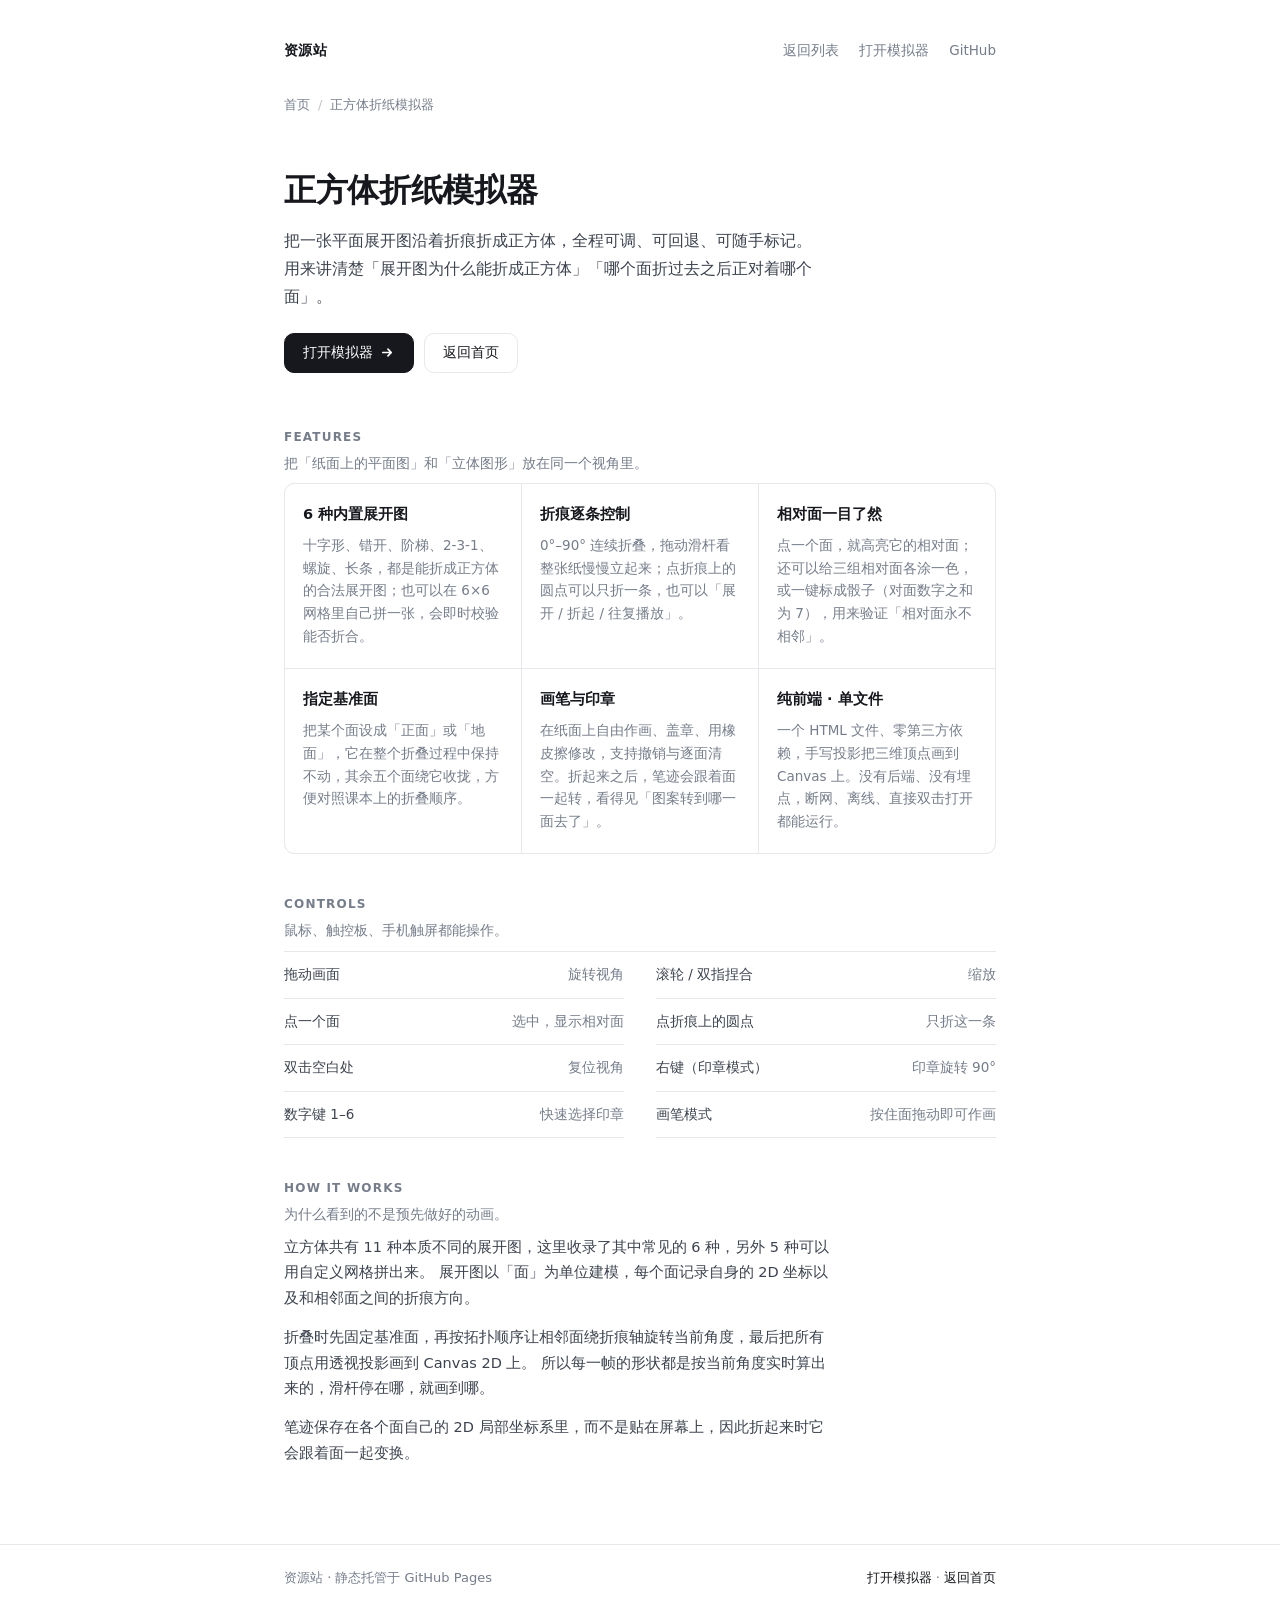
<file: simulator/about.html>
﻿<!doctype html>
<html lang="zh-CN">
<head>
<meta charset="utf-8">
<meta name="viewport" content="width=device-width,initial-scale=1">
<title>正方体折纸模拟器 · 功能与操作</title>
<meta name="description" content="正方体折纸模拟器的功能细节与操作说明：6 种内置展开图与自定义网格、折痕逐条折叠、相对面标注、基准面固定、画笔与印章、视角控制。">
<meta name="theme-color" content="#ffffff">
<link rel="icon" href="data:image/svg+xml,%3Csvg xmlns='http://www.w3.org/2000/svg' viewBox='0 0 32 32'%3E%3Crect width='32' height='32' rx='7' fill='%230b0e12'/%3E%3Cpath d='M16 5l9 5.2v10.4L16 26l-9-5.4V10.2z' fill='none' stroke='%234aa8ff' stroke-width='1.8'/%3E%3Cpath d='M16 15.6l9-5.4M16 15.6v10.4M16 15.6L7 10.2' fill='none' stroke='%234aa8ff' stroke-width='1.4' opacity='.65'/%3E%3C/svg%3E">
<link rel="stylesheet" href="../assets/site.css">
</head>
<body>

<header class="top">
  <div class="wrap">
    <a class="brand" href="../">资源站</a>
    <nav>
      <a href="../#tools">返回列表</a>
      <a href="./">打开模拟器</a>
      <a href="https://github.com/BUYU421/BUYU421.github.io" target="_blank" rel="noopener">GitHub</a>
    </nav>
  </div>
</header>

<div class="wrap">
  <div class="crumb">
    <a href="../">首页</a><span class="sep">/</span><span>正方体折纸模拟器</span>
  </div>
</div>

<main>
  <section class="hero">
    <div class="wrap">
      <h1>正方体折纸模拟器</h1>
      <p class="lead">
        把一张平面展开图沿着折痕折成正方体，全程可调、可回退、可随手标记。
        用来讲清楚「展开图为什么能折成正方体」「哪个面折过去之后正对着哪个面」。
      </p>
      <div class="cta" style="margin-top:22px">
        <a class="btn primary" href="./">
          打开模拟器
          <svg width="15" height="15" viewBox="0 0 16 16" aria-hidden="true"><path d="M3 8h9m-3.5-3.5L12 8l-3.5 3.5" fill="none" stroke="currentColor" stroke-width="1.8" stroke-linecap="round" stroke-linejoin="round"/></svg>
        </a>
        <a class="btn" href="../">返回首页</a>
      </div>
    </div>
  </section>

  <section id="features">
    <div class="wrap">
      <h2>Features</h2>
      <p class="sub">把「纸面上的平面图」和「立体图形」放在同一个视角里。</p>
      <div class="cards">
        <div class="card">
          <h3>6 种内置展开图</h3>
          <p>十字形、错开、阶梯、2-3-1、螺旋、长条，都是能折成正方体的合法展开图；也可以在 6×6 网格里自己拼一张，会即时校验能否折合。</p>
        </div>
        <div class="card">
          <h3>折痕逐条控制</h3>
          <p>0°–90° 连续折叠，拖动滑杆看整张纸慢慢立起来；点折痕上的圆点可以只折一条，也可以「展开 / 折起 / 往复播放」。</p>
        </div>
        <div class="card">
          <h3>相对面一目了然</h3>
          <p>点一个面，就高亮它的相对面；还可以给三组相对面各涂一色，或一键标成骰子（对面数字之和为 7），用来验证「相对面永不相邻」。</p>
        </div>
        <div class="card">
          <h3>指定基准面</h3>
          <p>把某个面设成「正面」或「地面」，它在整个折叠过程中保持不动，其余五个面绕它收拢，方便对照课本上的折叠顺序。</p>
        </div>
        <div class="card">
          <h3>画笔与印章</h3>
          <p>在纸面上自由作画、盖章、用橡皮擦修改，支持撤销与逐面清空。折起来之后，笔迹会跟着面一起转，看得见「图案转到哪一面去了」。</p>
        </div>
        <div class="card">
          <h3>纯前端 · 单文件</h3>
          <p>一个 HTML 文件、零第三方依赖，手写投影把三维顶点画到 Canvas 上。没有后端、没有埋点，断网、离线、直接双击打开都能运行。</p>
        </div>
      </div>
    </div>
  </section>

  <section id="howto">
    <div class="wrap">
      <h2>Controls</h2>
      <p class="sub">鼠标、触控板、手机触屏都能操作。</p>
      <div class="ops">
        <div><span>拖动画面</span><span>旋转视角</span></div>
        <div><span>滚轮 / 双指捏合</span><span>缩放</span></div>
        <div><span>点一个面</span><span>选中，显示相对面</span></div>
        <div><span>点折痕上的圆点</span><span>只折这一条</span></div>
        <div><span>双击空白处</span><span>复位视角</span></div>
        <div><span>右键（印章模式）</span><span>印章旋转 90°</span></div>
        <div><span>数字键 1–6</span><span>快速选择印章</span></div>
        <div><span>画笔模式</span><span>按住面拖动即可作画</span></div>
      </div>
    </div>
  </section>

  <section id="tech">
    <div class="wrap">
      <h2>How it works</h2>
      <p class="sub">为什么看到的不是预先做好的动画。</p>
      <p class="prose">
        立方体共有 11 种本质不同的展开图，这里收录了其中常见的 6 种，另外 5 种可以用自定义网格拼出来。
        展开图以「面」为单位建模，每个面记录自身的 2D 坐标以及和相邻面之间的折痕方向。
      </p>
      <p class="prose">
        折叠时先固定基准面，再按拓扑顺序让相邻面绕折痕轴旋转当前角度，最后把所有顶点用透视投影画到 Canvas 2D 上。
        所以每一帧的形状都是按当前角度实时算出来的，滑杆停在哪，就画到哪。
      </p>
      <p class="prose">
        笔迹保存在各个面自己的 2D 局部坐标系里，而不是贴在屏幕上，因此折起来时它会跟着面一起变换。
      </p>
    </div>
  </section>
</main>

<footer>
  <div class="wrap">
    <span>资源站 · 静态托管于 GitHub Pages</span>
    <span><a href="./">打开模拟器</a> · <a href="../">返回首页</a></span>
  </div>
</footer>

</body>
</html>
</file>
<file: assets/site.css>
/* 站点样式：浅色极简 */
:root{
  --bg:#ffffff;
  --ink:#16181d;
  --ink-soft:#3d434e;
  --muted:#767d8a;
  --line:#e7e8ec;
  --line-soft:#f1f2f5;
  --accent:#1f5ef0;
  --accent-soft:#eef3ff;
  --radius:10px;
}
*{box-sizing:border-box}
html{-webkit-text-size-adjust:100%}
body{
  margin:0;
  background:var(--bg);
  color:var(--ink);
  font:15.5px/1.75 -apple-system,BlinkMacSystemFont,"Segoe UI","PingFang SC","Hiragino Sans GB","Microsoft YaHei",system-ui,sans-serif;
  -webkit-font-smoothing:antialiased;
}
a{color:var(--ink);text-decoration:none;border-bottom:1px solid transparent;transition:border-color .15s,color .15s}
a:hover{color:var(--accent);border-bottom-color:currentColor}
.wrap{max-width:760px;margin:0 auto;padding:0 24px}
:focus-visible{outline:2px solid var(--accent);outline-offset:3px;border-radius:4px}

/* 页头 */
.top{padding:38px 0 0}
.top .wrap{display:flex;align-items:baseline;justify-content:space-between;gap:20px;flex-wrap:wrap}
.brand{font-size:14px;font-weight:600;letter-spacing:.02em;border:0}
.brand:hover{border:0}
.top nav{display:flex;gap:20px;font-size:13.5px;color:var(--muted)}
.top nav a{color:var(--muted)}
.top nav a:hover{color:var(--ink)}

/* 首屏 */
.hero{padding:52px 0 34px}
.hero h1{margin:0 0 14px;font-size:clamp(24px,3.6vw,32px);line-height:1.35;font-weight:650;letter-spacing:-.01em}
.hero p.lead{margin:0;font-size:16px;color:var(--ink-soft);max-width:34em}

/* 区块标题 */
section{padding:20px 0}
h2{
  margin:0 0 4px;
  font-size:12px;font-weight:600;letter-spacing:.1em;text-transform:uppercase;
  color:var(--muted);
}
h2 + p.sub{margin:0 0 8px;color:var(--muted);font-size:13.5px}

/* 条目列表 */
.list{list-style:none;margin:0;padding:0;border-top:1px solid var(--line)}
.list li{
  display:flex;align-items:baseline;gap:14px;
  padding:14px 2px;border-bottom:1px solid var(--line);
}
.list li > .name{font-size:15.5px;font-weight:500;flex:none}
.list li > .name a{border-bottom:0}
.list li > .desc{color:var(--muted);font-size:13.5px;line-height:1.6;flex:1 1 auto;min-width:0}
.list li > .meta{
  flex:none;font-size:12px;color:var(--muted);
  padding:1px 8px;border:1px solid var(--line);border-radius:999px;
}
.list li.empty{padding:16px 2px;color:var(--muted);font-size:13.5px}
.list li:hover > .name a{color:var(--accent)}

/* 特性卡片（说明页） */
.cards{display:grid;grid-template-columns:repeat(auto-fit,minmax(230px,1fr));gap:1px;background:var(--line);border:1px solid var(--line);border-radius:var(--radius);overflow:hidden}
.card{background:var(--bg);padding:18px 18px 20px}
.card h3{margin:0 0 6px;font-size:14.5px;font-weight:600}
.card p{margin:0;font-size:13.5px;color:var(--muted);line-height:1.7}

/* 操作表 */
.ops{display:grid;grid-template-columns:repeat(auto-fit,minmax(250px,1fr));gap:0 32px;border-top:1px solid var(--line)}
.ops div{display:flex;justify-content:space-between;gap:16px;padding:11px 0;border-bottom:1px solid var(--line);font-size:13.5px}
.ops div span:first-child{color:var(--ink-soft)}
.ops div span:last-child{color:var(--muted);text-align:right}

/* 正文 */
.prose{max-width:38em;color:var(--ink-soft);font-size:14.5px;margin:0 0 14px}

/* 按钮 */
.cta{display:flex;gap:10px;flex-wrap:wrap;align-items:center}
.btn{
  display:inline-flex;align-items:center;gap:7px;height:40px;padding:0 18px;
  border-radius:var(--radius);border:1px solid var(--line);
  font-size:14px;font-weight:500;color:var(--ink);background:var(--bg);
  transition:background .15s,border-color .15s,color .15s;
}
.btn:hover{background:var(--line-soft);border-color:#d9dbe1;color:var(--ink)}
.btn.primary{background:var(--ink);color:#fff;border-color:var(--ink)}
.btn.primary:hover{background:#000;color:#fff}

/* 面包屑 */
.crumb{display:flex;gap:8px;align-items:center;font-size:13px;color:var(--muted);padding:30px 0 0}
.crumb a{color:var(--muted)}
.crumb a:hover{color:var(--ink)}
.crumb .sep{opacity:.45}

footer{margin-top:44px;padding:22px 0 46px;border-top:1px solid var(--line);font-size:13px;color:var(--muted)}
footer .wrap{display:flex;justify-content:space-between;gap:14px;flex-wrap:wrap}

/* ===== 门页（登录） ===== */
body.gate{display:flex;align-items:center;justify-content:center;min-height:100vh;padding:24px}
.gate-card{width:100%;max-width:352px}
.gate-card .site{font-size:13px;color:var(--muted);letter-spacing:.02em;margin:0 0 26px}
.gate-card h1{margin:0 0 6px;font-size:21px;font-weight:600;letter-spacing:-.01em}
.gate-card .hint{margin:0 0 26px;font-size:13.5px;color:var(--muted);line-height:1.65}
.field{margin:0 0 14px}
.field label{display:block;font-size:12.5px;color:var(--muted);margin:0 0 6px}
.field input{
  width:100%;height:42px;padding:0 12px;
  font:inherit;font-size:14.5px;color:var(--ink);
  background:var(--bg);border:1px solid var(--line);border-radius:var(--radius);
  transition:border-color .15s,box-shadow .15s;
}
.field input:focus{outline:none;border-color:#b9c6e6;box-shadow:0 0 0 3px var(--accent-soft)}
.gate-card button{
  width:100%;height:42px;margin-top:6px;
  font:inherit;font-size:14.5px;font-weight:500;
  color:#fff;background:var(--ink);border:1px solid var(--ink);
  border-radius:var(--radius);cursor:pointer;transition:background .15s,opacity .15s;
}
.gate-card button:hover{background:#000}
.gate-card button:disabled{opacity:.5;cursor:default}
.gate-msg{margin:14px 0 0;font-size:13px;color:#b4361f;min-height:20px}
.gate-msg.ok{color:#1a7a4a}
.gate-foot{margin:30px 0 0;font-size:12px;color:var(--muted);line-height:1.7}

/* 404 */
.center{min-height:100vh;display:flex;flex-direction:column;align-items:center;justify-content:center;text-align:center;padding:24px}
.center .code{font-size:64px;font-weight:600;line-height:1;color:var(--line);letter-spacing:.02em}

@media (max-width:560px){
  .hero{padding:36px 0 24px}
  .top nav{display:none}
  .list li{flex-wrap:wrap;gap:4px 12px}
  .list li > .desc{flex-basis:100%;order:3}
}
</file>
